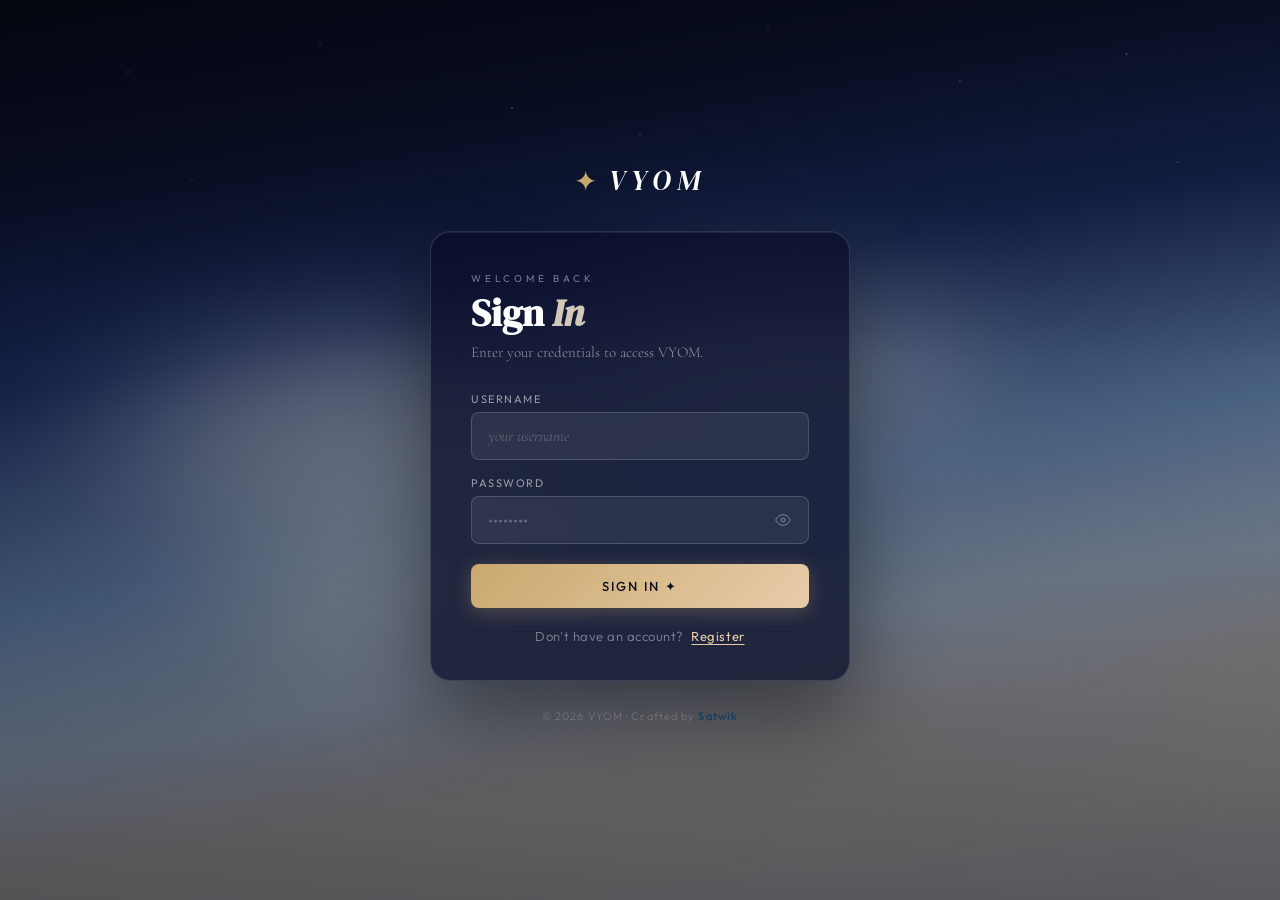
<file: index.html>
<!DOCTYPE html>
<html lang="en" data-theme="dark">
<head>
  <meta charset="UTF-8"/>
  <meta name="viewport" content="width=device-width, initial-scale=1.0, viewport-fit=cover"/>
  <title>VYOM — Beyond the Horizon</title>
  <link rel="stylesheet" href="style.css"/>
  <link rel="preconnect" href="https://fonts.googleapis.com">
  <link href="https://fonts.googleapis.com/css2?family=Cormorant+Garamond:ital,wght@0,300;0,400;0,600;1,300;1,400&family=Outfit:wght@200;300;400;500&family=DM+Serif+Display:ital@0;1&display=swap" rel="stylesheet">
</head>
<body>

  <!-- ── DEV MODE SPLASH ── -->
  <div class="dev-splash" id="devSplash">
    <div class="dev-splash-inner">
      <span class="dev-badge">Under Development</span>
      <h1>VYOM</h1>
      <p>This site is currently in <em>development mode</em>.<br/>Some features may be incomplete or change without notice.</p>
      <p class="dev-warn">By continuing you acknowledge this is a work in progress.</p>
      <button class="dev-enter-btn" id="devEnterBtn">
        Enter VYOM
        <svg viewBox="0 0 24 24" fill="none" width="16" height="16">
          <path d="M5 12h14M13 6l6 6-6 6" stroke="currentColor" stroke-width="1.5" stroke-linecap="round" stroke-linejoin="round"/>
        </svg>
      </button>
    </div>
  </div>

  <!-- ── INCOGNITO BANNER ── -->
  <div class="incognito-banner" id="incognitoBanner">
    <svg viewBox="0 0 24 24" fill="none" width="16" height="16">
      <path d="M17 11V7A5 5 0 0 0 7 7v4M5 11h14a2 2 0 0 1 2 2v7a2 2 0 0 1-2 2H5a2 2 0 0 1-2-2v-7a2 2 0 0 1 2-2z" stroke="currentColor" stroke-width="1.5" stroke-linecap="round"/>
    </svg>
    Incognito Mode — searches won't be saved
    <button id="exitIncognito">Exit</button>
  </div>

  <!-- ── SEARCH RESULTS IFRAME (Bing) ── -->
  <div class="search-results-wrap" id="searchResultsWrap">
    <div class="results-topbar">
      <button class="results-back-btn" id="resultsBackBtn">
        <svg viewBox="0 0 24 24" fill="none"><path d="M19 12H5M5 12l7-7M5 12l7 7" stroke="currentColor" stroke-width="1.5" stroke-linecap="round" stroke-linejoin="round"/></svg>
        VYOM
      </button>
      <div class="results-search-mini">
        <input type="text" id="resultsSearchInput" placeholder="Search again…"/>
        <button id="resultsSearchBtn">
          <svg viewBox="0 0 24 24" fill="none"><circle cx="11" cy="11" r="7" stroke="currentColor" stroke-width="1.5"/><path d="M20 20L16.5 16.5" stroke="currentColor" stroke-width="1.5" stroke-linecap="round"/></svg>
        </button>
      </div>
      <div class="results-engine-label">
        <img src="https://www.bing.com/favicon.ico" alt="" style="width:14px;height:14px;border-radius:2px;vertical-align:middle;margin-right:6px;"/>
        <span>Bing</span>
      </div>
    </div>
    <iframe class="results-iframe" id="resultsIframe" src="" title="Search Results" sandbox="allow-scripts allow-same-origin allow-forms allow-popups allow-popups-to-escape-sandbox"></iframe>
  </div>

  <!-- ── SKY ── -->
  <div class="sky">
    <div class="sky-gradient"></div>
    <div class="cloud cloud-1"></div>
    <div class="cloud cloud-2"></div>
    <div class="cloud cloud-3"></div>
    <div class="cloud cloud-4"></div>
    <div class="stars"></div>
  </div>

  <!-- ── NAV ── -->
  <nav class="nav">
    <div class="nav-logo"><span class="logo-symbol">✦</span></div>
    <ul class="nav-links">
      <li><a href="index.html" class="nav-active">Home</a></li>
      <li><a href="about.html">About</a></li>
      <li><a href="privacy.html">Privacy</a></li>
      <li><a href="faq.html">FAQ</a></li>
    </ul>
    <div class="nav-right">
      <!-- User chip — shown after login -->
      <div class="user-chip" id="userChip" style="display:none">
        <div class="user-avatar" id="userAvatar"></div>
        <span class="user-name" id="userName"></span>
        <div class="user-dropdown" id="userDropdown">
          <button class="user-dropdown-item logout" id="logoutBtn">Sign Out</button>
        </div>
      </div>
      <button class="nav-cta" id="getVyomPlusBtn">Get VYOM+</button>
      <button class="three-dot-btn" id="threeDotBtn" aria-label="More options">
        <span></span><span></span><span></span>
      </button>
      <!-- Hamburger (mobile only) -->
      <button class="hamburger" id="hamburgerBtn" aria-label="Menu">
        <span></span><span></span><span></span>
      </button>
    </div>
  </nav>

  <!-- ── 3-DOT DROPDOWN MENU ── -->
  <div class="dot-menu" id="dotMenu">
    <button class="dot-menu-item" id="menuNewTab">
      <svg viewBox="0 0 24 24" fill="none" width="15" height="15"><rect x="3" y="3" width="18" height="18" rx="2" stroke="currentColor" stroke-width="1.5"/><path d="M3 9h18" stroke="currentColor" stroke-width="1.5"/><path d="M9 21V9" stroke="currentColor" stroke-width="1.5"/></svg>
      New Tab
    </button>
    <button class="dot-menu-item" id="menuIncognito">
      <svg viewBox="0 0 24 24" fill="none" width="15" height="15"><path d="M17 11V7A5 5 0 0 0 7 7v4M5 11h14a2 2 0 0 1 2 2v7a2 2 0 0 1-2 2H5a2 2 0 0 1-2-2v-7a2 2 0 0 1 2-2z" stroke="currentColor" stroke-width="1.5" stroke-linecap="round"/></svg>
      Incognito Tab
    </button>
    <div class="dot-menu-divider"></div>
    <div class="dot-menu-theme">
      <span class="dot-menu-label">
        <svg viewBox="0 0 24 24" fill="none" width="15" height="15"><circle cx="12" cy="12" r="4" stroke="currentColor" stroke-width="1.5"/><path d="M12 2v2M12 20v2M4.22 4.22l1.42 1.42M18.36 18.36l1.42 1.42M2 12h2M20 12h2M4.22 19.78l1.42-1.42M18.36 5.64l1.42-1.42" stroke="currentColor" stroke-width="1.5" stroke-linecap="round"/></svg>
        Theme
      </span>
      <div class="theme-toggle" id="themeToggle">
        <button class="theme-opt active" data-theme="dark">Dark</button>
        <button class="theme-opt" data-theme="light">Light</button>
      </div>
    </div>
    <div class="dot-menu-divider"></div>
    <button class="dot-menu-item" id="menuHistory">
      <svg viewBox="0 0 24 24" fill="none" width="15" height="15"><circle cx="12" cy="12" r="9" stroke="currentColor" stroke-width="1.5"/><path d="M12 7v5l3 3" stroke="currentColor" stroke-width="1.5" stroke-linecap="round" stroke-linejoin="round"/></svg>
      History
    </button>
    <button class="dot-menu-item" id="menuBookmarks">
      <svg viewBox="0 0 24 24" fill="none" width="15" height="15"><path d="M19 21l-7-5-7 5V5a2 2 0 0 1 2-2h10a2 2 0 0 1 2 2z" stroke="currentColor" stroke-width="1.5" stroke-linecap="round" stroke-linejoin="round"/></svg>
      View Bookmarks
    </button>
    <button class="dot-menu-item" id="menuAddBookmark">
      <svg viewBox="0 0 24 24" fill="none" width="15" height="15"><path d="M19 21l-7-5-7 5V5a2 2 0 0 1 2-2h10a2 2 0 0 1 2 2z" stroke="currentColor" stroke-width="1.5" stroke-linecap="round" stroke-linejoin="round"/><path d="M12 8v6M9 11h6" stroke="currentColor" stroke-width="1.5" stroke-linecap="round"/></svg>
      Add Bookmark
    </button>
  </div>

  <!-- Mobile drawer -->
  <div class="mobile-nav-drawer" id="mobileDrawer">
    <div class="mobile-user-row" id="mobileUserRow" style="display:none">
      <div class="mobile-user-avatar" id="mobileUserAvatar"></div>
      <span class="mobile-user-name" id="mobileUserName"></span>
    </div>
    <hr id="mobileUserHr" style="display:none"/>
    <a href="index.html" class="nav-active">Home</a>
    <a href="about.html">About</a>
    <a href="privacy.html">Privacy</a>
    <a href="faq.html">FAQ</a>
    <hr/>
    <a href="#" id="mobileVyomPlusBtn" style="color:var(--gold);">Get VYOM+ ✦</a>
    <hr/>
    <a href="#" id="mobileNewTab">New Tab</a>
    <a href="#" id="mobileIncognito">Incognito Tab</a>
    <hr/>
    <a href="#" id="mobileHistory">History</a>
    <a href="#" id="mobileBookmarks">View Bookmarks</a>
    <a href="#" id="mobileAddBookmark">Add Bookmark</a>
    <hr id="mobileLogoutHr" style="display:none"/>
    <a href="#" id="mobileLogoutBtn" style="display:none;color:rgba(255,100,100,.7);">Sign Out</a>
  </div>

  <!-- ── HERO ── -->
  <main class="hero">
    <p class="hero-eyebrow">BEYOND THE HORIZON</p>
    <h1 class="hero-title">VYOM</h1>
    <p class="hero-sub">One browser. Every search engine.<br/>Your sky, your rules.</p>

    <div class="engine-bar">
      <div class="engine-tabs" id="engineTabs">
        <button class="engine-tab" data-engine="google" data-url="https://www.google.com/search?q=">
          <img src="https://www.google.com/favicon.ico" alt=""/>Google
        </button>
        <button class="engine-tab active" data-engine="bing" data-url="https://www.bing.com/search?q=" data-iframe="true">
          <img src="https://www.bing.com/favicon.ico" alt=""/>Bing
        </button>
        <button class="engine-tab" data-engine="duckduckgo" data-url="https://duckduckgo.com/?q=">
          <img src="https://duckduckgo.com/favicon.ico" alt=""/>DuckDuckGo
        </button>
        <button class="engine-tab" data-engine="brave" data-url="https://search.brave.com/search?q=">
          <img src="https://brave.com/favicon.ico" alt=""/>Brave
        </button>
        <button class="engine-tab" data-engine="yahoo" data-url="https://search.yahoo.com/search?p=">
          <img src="https://www.yahoo.com/favicon.ico" alt=""/>Yahoo
        </button>
        <button class="engine-tab" data-engine="ecosia" data-url="https://www.ecosia.org/search?q=">
          <img src="https://www.ecosia.org/favicon.ico" alt=""/>Ecosia
        </button>
      </div>
    </div>

    <form class="search-form" id="searchForm">
      <div class="search-box">
        <svg class="search-icon" viewBox="0 0 24 24" fill="none">
          <circle cx="11" cy="11" r="7" stroke="currentColor" stroke-width="1.5"/>
          <path d="M20 20L16.5 16.5" stroke="currentColor" stroke-width="1.5" stroke-linecap="round"/>
        </svg>
        <input type="text" id="searchInput" class="search-input"
          placeholder="Where do you want to go today?" autocomplete="off"/>
        <button type="submit" class="search-submit">
          <svg viewBox="0 0 24 24" fill="none">
            <path d="M5 12h14M13 6l6 6-6 6" stroke="currentColor" stroke-width="1.5" stroke-linecap="round" stroke-linejoin="round"/>
          </svg>
        </button>
      </div>
    </form>
  </main>

  <footer class="footer">
    <p>We believe the sky should be <em>limitless</em> — for every search, for everyone.</p>
    <span class="footer-credit">Crafted with ✦ by <strong>Satwik</strong></span>
    <span class="footer-copy">© 2026 VYOM</span>
  </footer>

  <!-- VYOM+ overlay -->
  <div class="plus-overlay" id="vyomPlusOverlay">
    <div class="plus-panel">
      <button class="plus-close" id="closePlusModal">✕</button>
      <div class="plus-sky"><div class="plus-cloud pc1"></div><div class="plus-cloud pc2"></div></div>
      <div class="plus-content">
        <p class="plus-eyebrow">VYOM+</p>
        <h2 class="plus-title">Your AI<br/><em>Co-Pilot</em></h2>
        <p class="plus-sub">Ask anything. Summarise any page.<br/>Get instant answers — without leaving the sky.</p>
        <div class="plus-notice">
          <svg viewBox="0 0 24 24" fill="none" width="14" height="14" style="flex-shrink:0;margin-top:1px">
            <circle cx="12" cy="12" r="9" stroke="currentColor" stroke-width="1.5"/>
            <path d="M12 8v4M12 16h.01" stroke="currentColor" stroke-width="1.5" stroke-linecap="round"/>
          </svg>
          <span>Powered by <strong>OpenAI GPT</strong> — a third-party service. Not developed or owned by VYOM or Satwik.</span>
        </div>
        <button class="plus-cta" id="closePlusBtn">Coming Soon ✦</button>
      </div>
    </div>
  </div>

  <!-- ── BOOKMARKS PANEL ── -->
  <div class="bm-overlay" id="bmOverlay">
    <div class="bm-panel">
      <div class="bm-header">
        <h3 class="bm-title">Bookmarks</h3>
        <button class="bm-close" id="bmClose">✕</button>
      </div>
      <div class="bm-list" id="bmList">
        <!-- filled by JS -->
      </div>
      <p class="bm-empty" id="bmEmpty">No bookmarks yet. Add one from the ⋯ menu.</p>
    </div>
  </div>

  <!-- ── ADD BOOKMARK PANEL ── -->
  <div class="bm-overlay" id="addBmOverlay">
    <div class="bm-panel">
      <div class="bm-header">
        <h3 class="bm-title">Add Bookmark</h3>
        <button class="bm-close" id="addBmClose">✕</button>
      </div>
      <div class="bm-form">
        <label>Title</label>
        <input type="text" id="bmTitle" placeholder="e.g. My Favourite Site"/>
        <label>URL</label>
        <input type="url" id="bmUrl" placeholder="https://example.com"/>
        <button class="bm-save-btn" id="bmSave">Save Bookmark</button>
        <p class="bm-status" id="bmStatus"></p>
      </div>
    </div>
  </div>

  <!-- ── HISTORY PANEL ── -->
  <div class="bm-overlay" id="historyOverlay">
    <div class="bm-panel">
      <div class="bm-header">
        <h3 class="bm-title">Search History</h3>
        <div style="display:flex;gap:8px;align-items:center;">
          <button class="bm-clear-btn" id="historyClear">Clear All</button>
          <button class="bm-close" id="historyClose">✕</button>
        </div>
      </div>
      <div class="bm-list" id="historyList"></div>
      <p class="bm-empty" id="historyEmpty">No search history yet.</p>
    </div>
  </div>

  <script src="script.js"></script>
</body>
</html>
</file>
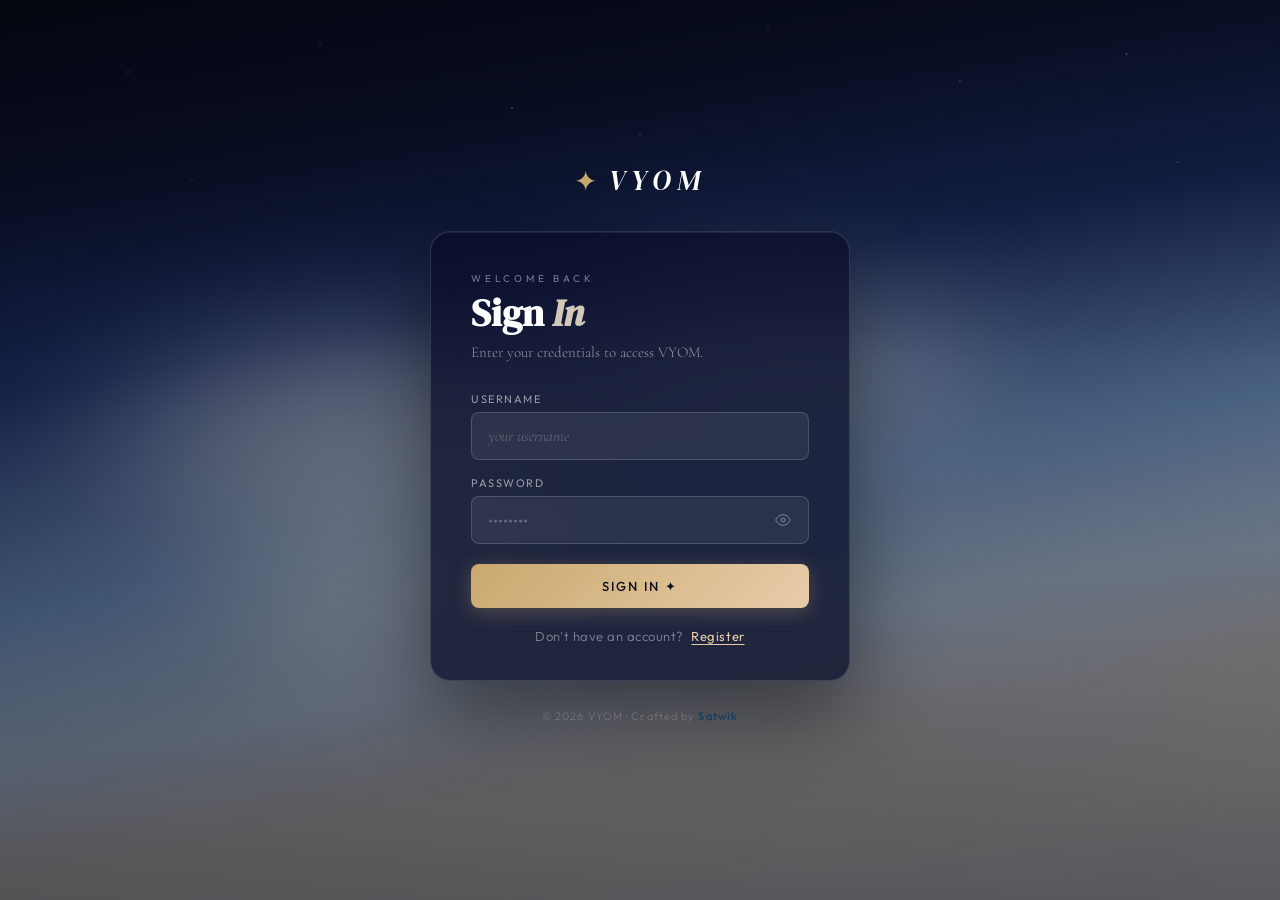
<file: about.html>
<!DOCTYPE html>
<html lang="en" data-theme="dark">
<head>
  <meta charset="UTF-8"/>
  <meta name="viewport" content="width=device-width, initial-scale=1.0, viewport-fit=cover"/>
  <title>VYOM — About</title>
  <link rel="stylesheet" href="style.css"/>
  <link rel="preconnect" href="https://fonts.googleapis.com">
  <link href="https://fonts.googleapis.com/css2?family=Cormorant+Garamond:ital,wght@0,300;0,400;0,600;1,300;1,400&family=Outfit:wght@200;300;400;500&family=DM+Serif+Display:ital@0;1&display=swap" rel="stylesheet">
</head>
<body>

  <div class="sky">
    <div class="sky-gradient"></div>
    <div class="cloud cloud-1"></div>
    <div class="cloud cloud-2"></div>
    <div class="cloud cloud-3"></div>
    <div class="cloud cloud-4"></div>
    <div class="stars"></div>
  </div>

  <nav class="nav">
    <div class="nav-logo"><span class="logo-symbol">✦</span></div>
    <ul class="nav-links">
      <li><a href="index.html">Home</a></li>
      <li><a href="about.html" class="nav-active">About</a></li>
      <li><a href="privacy.html">Privacy</a></li>
      <li><a href="faq.html">FAQ</a></li>
    </ul>
    <div class="nav-right">
      <button class="nav-cta" onclick="window.location='index.html'">Get VYOM+</button>
      <button class="hamburger" id="hamburgerBtn" aria-label="Menu">
        <span></span><span></span><span></span>
      </button>
    </div>
  </nav>

  <div class="mobile-nav-drawer" id="mobileDrawer">
    <a href="index.html">Home</a>
    <a href="about.html" class="nav-active">About</a>
    <a href="privacy.html">Privacy</a>
    <a href="faq.html">FAQ</a>
    <hr/>
    <a href="index.html" style="color:var(--gold);">Get VYOM+ ✦</a>
  </div>

  <main class="inner-page">

    <div class="page-header">
      <p class="hero-eyebrow">OUR STORY</p>
      <h1 class="page-title">About<br/><em>VYOM</em></h1>
      <p class="hero-sub">Where the sky meets the search.</p>
    </div>

    <div class="prose-section">
      <h2>What is VYOM <span class="gold-dot">✦</span></h2>
      <p>
        <strong>VYOM</strong> — derived from the Sanskrit word for <em>sky</em> — is a browser homepage built around a single, liberating idea: that you should never be locked into one way of searching the web. Most browsers quietly decide which search engine you use and make switching needlessly complicated. VYOM puts that choice front and centre, beautifully.
      </p>
      <p>
        At its heart, VYOM is a clean, distraction-free interface that lets you move between Google, Bing, DuckDuckGo, Brave, Yahoo and Ecosia with a single tap. No cluttered dashboards, no trackers dressed up as widgets — just the open horizon and a search bar waiting for your next question.
      </p>
    </div>

    <hr class="prose-divider"/>

    <div class="prose-section">
      <h2>Why it exists <span class="gold-dot">✦</span></h2>
      <p>
        The web has never been more accessible — yet ironically, the first thing most people see when they open a new tab is chosen for them by a corporation with its own interests. VYOM exists to push back against that quietly. Search is personal. The engine you trust with your curiosity should be <em>your</em> decision, made effortlessly.
      </p>
      <p>
        Beyond engine switching, VYOM is designed to be a calm, beautiful place to begin your time online. The sky aesthetic — deep midnight fading into a warm dawn — is intentional. It is a reminder that every search is a small act of exploration; every question, a flight into the unknown.
      </p>
      <div class="info-card">
        <svg viewBox="0 0 24 24" fill="none" width="15" height="15"><circle cx="12" cy="12" r="9" stroke="currentColor" stroke-width="1.5"/><path d="M12 8v4M12 16h.01" stroke="currentColor" stroke-width="1.5" stroke-linecap="round"/></svg>
        <span>VYOM does <strong>not</strong> store, log, or monetise your searches. Your queries go directly to whichever engine you choose — VYOM never sees them.</span>
      </div>
    </div>

    <hr class="prose-divider"/>

    <div class="prose-section">
      <h2>VYOM+ <span class="gold-dot">✦</span></h2>
      <p>
        Coming soon, <strong>VYOM+</strong> will bring an AI-powered assistant into the homepage — letting you ask questions in natural language, get summaries, and think through ideas without switching tabs. VYOM+ is powered by <strong>OpenAI GPT</strong>, a third-party service; it is not developed or owned by VYOM or Satwik. Full transparency about the technology powering the features you use is a core value of this project.
      </p>
    </div>

    <hr class="prose-divider"/>

    <div class="prose-section">
      <h2>The Creator <span class="gold-dot">✦</span></h2>
      <p>
        VYOM was conceived, designed and built by one person with a belief that the web deserves more elegant, user-respecting tools. Every pixel, every cloud animation, every typographic choice was made deliberately — not generated by committee or optimised for engagement metrics.
      </p>

      <div class="creator-card">
        <img src="pfp.jpeg" alt="Satwik" class="creator-pfp"
          onerror="this.style.display='none';this.nextElementSibling.style.display='flex'"/>
        <div class="creator-pfp-placeholder" style="display:none">S</div>
        <div class="creator-info">
          <h3>Satwik</h3>
          <p class="creator-role">Designer &amp; Developer · VYOM</p>
          <p>
            A developer with an eye for design and a frustration with the ordinary. Satwik built VYOM as a personal project that grew into something worth sharing — a browser start page that respects your intelligence, your time, and your right to choose. If you have feedback, questions, or just want to say hello, the FAQ page has a direct line.
          </p>
        </div>
      </div>
    </div>

  </main>

  <footer class="footer">
    <p>We believe the sky should be <em>limitless</em> — for every search, for everyone.</p>
    <span class="footer-credit">Crafted with ✦ by <strong>Satwik</strong></span>
    <span class="footer-copy">© 2026 VYOM</span>
  </footer>

  <script>
    // Auth guard
    if (!localStorage.getItem('vyom_user')) window.location.replace('login.html');
    // Apply saved theme on inner pages
    const t = localStorage.getItem('vyom_theme') || 'dark';
    document.documentElement.setAttribute('data-theme', t);
    // Hamburger
    const hb = document.getElementById('hamburgerBtn');
    const dr = document.getElementById('mobileDrawer');
    if (hb && dr) {
      hb.addEventListener('click', e => { e.stopPropagation(); dr.classList.toggle('open'); hb.classList.toggle('open'); });
      document.addEventListener('click', e => { if (!dr.contains(e.target) && e.target !== hb) { dr.classList.remove('open'); hb.classList.remove('open'); } });
    }
  </script>
</body>
</html>
</file>
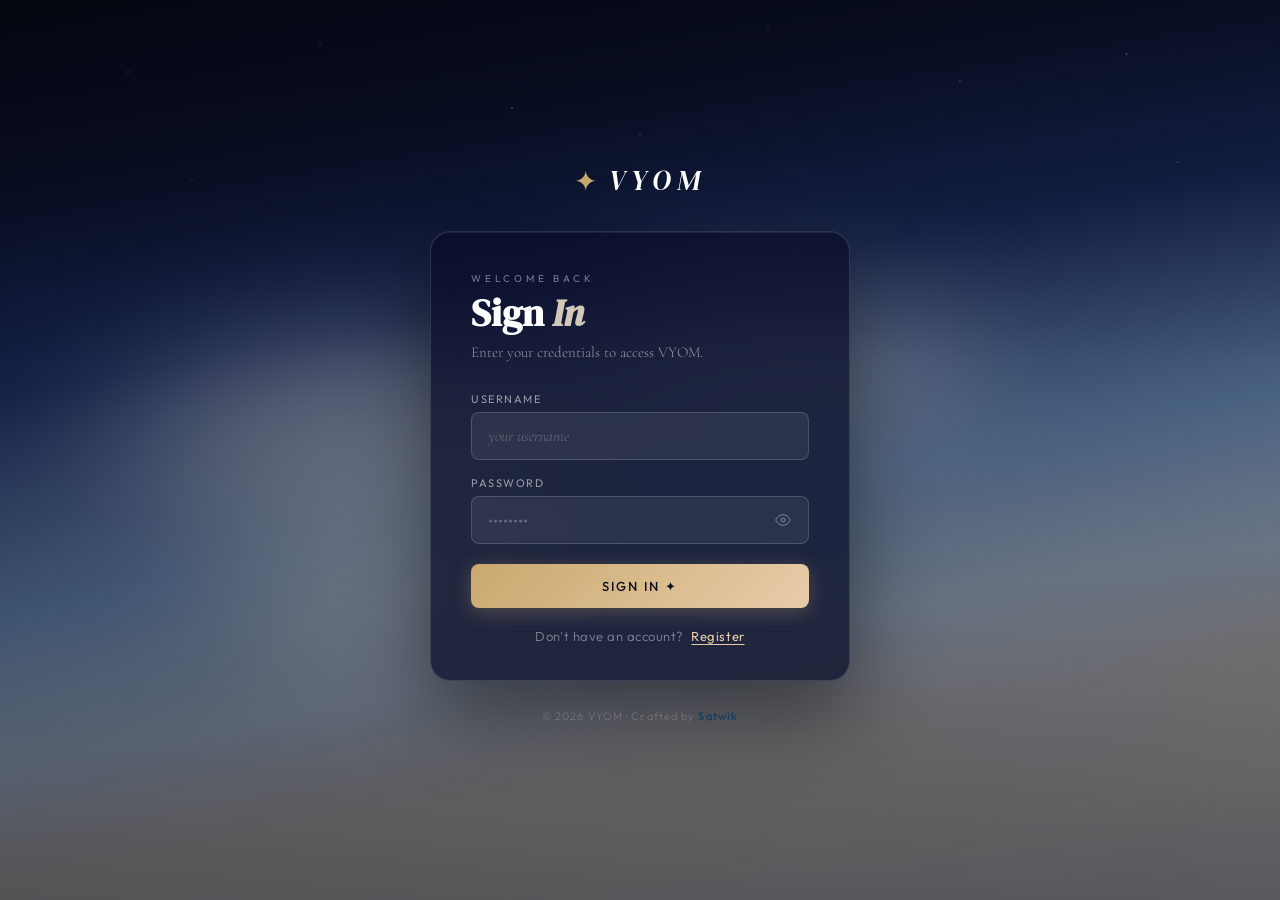
<file: login.html>
<!DOCTYPE html>
<html lang="en" data-theme="dark">
<head>
  <meta charset="UTF-8"/>
  <meta name="viewport" content="width=device-width, initial-scale=1.0, viewport-fit=cover"/>
  <title>VYOM — Sign In</title>
  <link rel="stylesheet" href="style.css"/>
  <link rel="preconnect" href="https://fonts.googleapis.com">
  <link href="https://fonts.googleapis.com/css2?family=Cormorant+Garamond:ital,wght@0,300;0,400;0,600;1,300;1,400&family=Outfit:wght@200;300;400;500&family=DM+Serif+Display:ital@0;1&display=swap" rel="stylesheet">
</head>
<body>

  <!-- Sky background -->
  <div class="sky">
    <div class="sky-gradient"></div>
    <div class="cloud cloud-1"></div>
    <div class="cloud cloud-2"></div>
    <div class="cloud cloud-3"></div>
    <div class="cloud cloud-4"></div>
    <div class="stars"></div>
  </div>

  <!-- Scrim -->
  <div class="login-scrim"></div>

  <main class="login-page">

    <!-- Logo -->
    <div class="login-logo">
      <span class="logo-symbol" style="font-size:28px;">✦</span>
      <span class="login-logo-text">VYOM</span>
    </div>

    <!-- Card -->
    <div class="login-card" id="loginCard">

      <!-- ── SIGN IN FORM ── -->
      <div class="login-form-wrap" id="signinWrap">
        <p class="login-eyebrow">WELCOME BACK</p>
        <h2 class="login-title">Sign <em>In</em></h2>
        <p class="login-sub">Enter your credentials to access VYOM.</p>

        <form id="signinForm" class="login-form" novalidate>
          <div class="login-field">
            <label for="siUsername">Username</label>
            <input type="text" id="siUsername" placeholder="your username" autocomplete="username" required/>
          </div>
          <div class="login-field">
            <label for="siPassword">Password</label>
            <div class="pw-wrap">
              <input type="password" id="siPassword" placeholder="••••••••" autocomplete="current-password" required/>
              <button type="button" class="pw-toggle" data-target="siPassword">
                <svg class="eye-show" viewBox="0 0 24 24" fill="none" width="16" height="16"><path d="M1 12s4-8 11-8 11 8 11 8-4 8-11 8-11-8-11-8z" stroke="currentColor" stroke-width="1.5"/><circle cx="12" cy="12" r="3" stroke="currentColor" stroke-width="1.5"/></svg>
                <svg class="eye-hide" viewBox="0 0 24 24" fill="none" width="16" height="16" style="display:none"><path d="M17.94 17.94A10.07 10.07 0 0 1 12 20c-7 0-11-8-11-8a18.45 18.45 0 0 1 5.06-5.94M9.9 4.24A9.12 9.12 0 0 1 12 4c7 0 11 8 11 8a18.5 18.5 0 0 1-2.16 3.19m-6.72-1.07a3 3 0 1 1-4.24-4.24" stroke="currentColor" stroke-width="1.5" stroke-linecap="round"/><line x1="1" y1="1" x2="23" y2="23" stroke="currentColor" stroke-width="1.5" stroke-linecap="round"/></svg>
              </button>
            </div>
          </div>
          <p class="login-error" id="siError"></p>
          <button type="submit" class="login-btn">Sign In ✦</button>
        </form>

        <p class="login-switch">
          Don't have an account?
          <button type="button" class="login-switch-btn" id="goRegister">Register</button>
        </p>
      </div>

      <!-- ── REGISTER FORM ── -->
      <div class="login-form-wrap" id="registerWrap" style="display:none">
        <p class="login-eyebrow">CREATE ACCOUNT</p>
        <h2 class="login-title">Join <em>VYOM</em></h2>
        <p class="login-sub">Create your free account to get started.</p>

        <form id="registerForm" class="login-form" novalidate>
          <div class="login-field">
            <label for="regUsername">Username</label>
            <input type="text" id="regUsername" placeholder="choose a username" autocomplete="username" required/>
          </div>
          <div class="login-field">
            <label for="regPassword">Password</label>
            <div class="pw-wrap">
              <input type="password" id="regPassword" placeholder="min 6 characters" autocomplete="new-password" required/>
              <button type="button" class="pw-toggle" data-target="regPassword">
                <svg class="eye-show" viewBox="0 0 24 24" fill="none" width="16" height="16"><path d="M1 12s4-8 11-8 11 8 11 8-4 8-11 8-11-8-11-8z" stroke="currentColor" stroke-width="1.5"/><circle cx="12" cy="12" r="3" stroke="currentColor" stroke-width="1.5"/></svg>
                <svg class="eye-hide" viewBox="0 0 24 24" fill="none" width="16" height="16" style="display:none"><path d="M17.94 17.94A10.07 10.07 0 0 1 12 20c-7 0-11-8-11-8a18.45 18.45 0 0 1 5.06-5.94M9.9 4.24A9.12 9.12 0 0 1 12 4c7 0 11 8 11 8a18.5 18.5 0 0 1-2.16 3.19m-6.72-1.07a3 3 0 1 1-4.24-4.24" stroke="currentColor" stroke-width="1.5" stroke-linecap="round"/><line x1="1" y1="1" x2="23" y2="23" stroke="currentColor" stroke-width="1.5" stroke-linecap="round"/></svg>
              </button>
            </div>
          </div>
          <div class="login-field">
            <label for="regConfirm">Confirm Password</label>
            <div class="pw-wrap">
              <input type="password" id="regConfirm" placeholder="repeat password" autocomplete="new-password" required/>
              <button type="button" class="pw-toggle" data-target="regConfirm">
                <svg class="eye-show" viewBox="0 0 24 24" fill="none" width="16" height="16"><path d="M1 12s4-8 11-8 11 8 11 8-4 8-11 8-11-8-11-8z" stroke="currentColor" stroke-width="1.5"/><circle cx="12" cy="12" r="3" stroke="currentColor" stroke-width="1.5"/></svg>
                <svg class="eye-hide" viewBox="0 0 24 24" fill="none" width="16" height="16" style="display:none"><path d="M17.94 17.94A10.07 10.07 0 0 1 12 20c-7 0-11-8-11-8a18.45 18.45 0 0 1 5.06-5.94M9.9 4.24A9.12 9.12 0 0 1 12 4c7 0 11 8 11 8a18.5 18.5 0 0 1-2.16 3.19m-6.72-1.07a3 3 0 1 1-4.24-4.24" stroke="currentColor" stroke-width="1.5" stroke-linecap="round"/><line x1="1" y1="1" x2="23" y2="23" stroke="currentColor" stroke-width="1.5" stroke-linecap="round"/></svg>
              </button>
            </div>
          </div>
          <p class="login-error" id="regError"></p>
          <button type="submit" class="login-btn">Create Account ✦</button>
        </form>

        <p class="login-switch">
          Already have an account?
          <button type="button" class="login-switch-btn" id="goSignin">Sign In</button>
        </p>
      </div>

    </div><!-- /login-card -->

    <p class="login-footer-note">© 2026 VYOM · Crafted by <strong>Satwik</strong></p>

  </main>

  <script>
    /* ── Apply saved theme ── */
    document.documentElement.setAttribute('data-theme', localStorage.getItem('vyom_theme') || 'dark');

    /* ── Redirect if already logged in ── */
    if (localStorage.getItem('vyom_user')) {
      window.location.replace('index.html');
    }

    /* ── Toggle sign in / register ── */
    document.getElementById('goRegister').addEventListener('click', () => {
      document.getElementById('signinWrap').style.display = 'none';
      document.getElementById('registerWrap').style.display = 'block';
    });
    document.getElementById('goSignin').addEventListener('click', () => {
      document.getElementById('registerWrap').style.display = 'none';
      document.getElementById('signinWrap').style.display = 'block';
    });

    /* ── Password show/hide ── */
    document.querySelectorAll('.pw-toggle').forEach(btn => {
      btn.addEventListener('click', () => {
        const input = document.getElementById(btn.dataset.target);
        const isHidden = input.type === 'password';
        input.type = isHidden ? 'text' : 'password';
        btn.querySelector('.eye-show').style.display = isHidden ? 'none' : '';
        btn.querySelector('.eye-hide').style.display = isHidden ? '' : 'none';
      });
    });

    /* ── Helpers ── */
    function getUsers() { try { return JSON.parse(localStorage.getItem('vyom_users') || '{}'); } catch { return {}; } }
    function saveUsers(u) { localStorage.setItem('vyom_users', JSON.stringify(u)); }

    function showError(id, msg) {
      const el = document.getElementById(id);
      el.textContent = msg;
      el.style.display = msg ? 'block' : 'none';
    }

    /* ── Register ── */
    document.getElementById('registerForm').addEventListener('submit', e => {
      e.preventDefault();
      const username = document.getElementById('regUsername').value.trim();
      const password = document.getElementById('regPassword').value;
      const confirm  = document.getElementById('regConfirm').value;

      if (!username || username.length < 3) { showError('regError', 'Username must be at least 3 characters.'); return; }
      if (/\s/.test(username)) { showError('regError', 'Username cannot contain spaces.'); return; }
      if (password.length < 6) { showError('regError', 'Password must be at least 6 characters.'); return; }
      if (password !== confirm) { showError('regError', 'Passwords do not match.'); return; }

      const users = getUsers();
      if (users[username.toLowerCase()]) { showError('regError', 'Username already taken. Please choose another.'); return; }

      /* Simple hash — not cryptographic but fine for client-side demo */
      users[username.toLowerCase()] = { username, passwordHash: btoa(password) };
      saveUsers(users);

      /* Auto sign in after register */
      localStorage.setItem('vyom_user', username);
      window.location.replace('index.html');
    });

    /* ── Sign In ── */
    document.getElementById('signinForm').addEventListener('submit', e => {
      e.preventDefault();
      const username = document.getElementById('siUsername').value.trim();
      const password = document.getElementById('siPassword').value;

      if (!username || !password) { showError('siError', 'Please fill in both fields.'); return; }

      const users = getUsers();
      const user  = users[username.toLowerCase()];
      if (!user) { showError('siError', 'No account found with that username.'); return; }
      if (user.passwordHash !== btoa(password)) { showError('siError', 'Incorrect password. Please try again.'); return; }

      localStorage.setItem('vyom_user', user.username);
      window.location.replace('index.html');
    });
  </script>
</body>
</html>
</file>
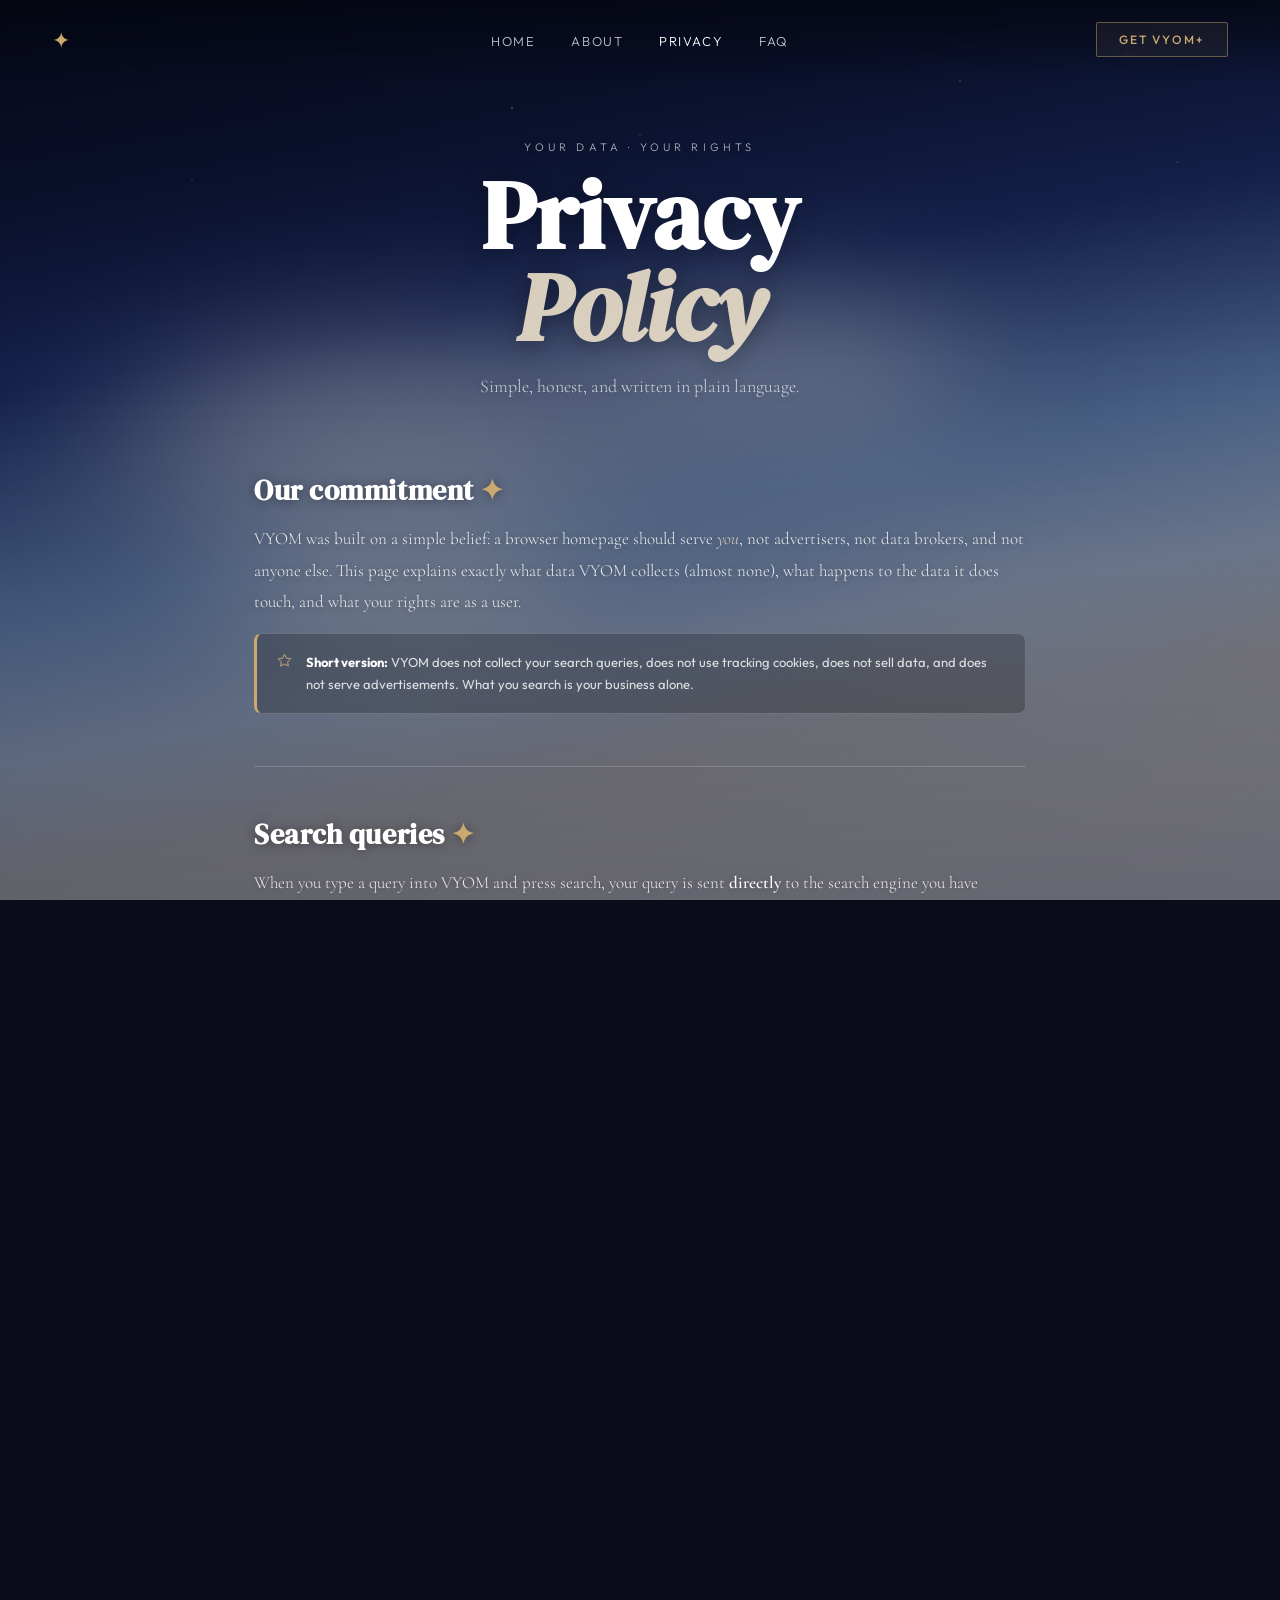
<file: privacy.html>
<!DOCTYPE html>
<html lang="en" data-theme="dark">
<head>
  <meta charset="UTF-8"/>
  <meta name="viewport" content="width=device-width, initial-scale=1.0, viewport-fit=cover"/>
  <title>VYOM — Privacy</title>
  <link rel="stylesheet" href="style.css"/>
  <link rel="preconnect" href="https://fonts.googleapis.com">
  <link href="https://fonts.googleapis.com/css2?family=Cormorant+Garamond:ital,wght@0,300;0,400;0,600;1,300;1,400&family=Outfit:wght@200;300;400;500&family=DM+Serif+Display:ital@0;1&display=swap" rel="stylesheet">
</head>
<body>

  <div class="sky">
    <div class="sky-gradient"></div>
    <div class="cloud cloud-1"></div>
    <div class="cloud cloud-2"></div>
    <div class="cloud cloud-3"></div>
    <div class="cloud cloud-4"></div>
    <div class="stars"></div>
  </div>

  <nav class="nav">
    <div class="nav-logo"><span class="logo-symbol">✦</span></div>
    <ul class="nav-links">
      <li><a href="index.html">Home</a></li>
      <li><a href="about.html">About</a></li>
      <li><a href="privacy.html" class="nav-active">Privacy</a></li>
      <li><a href="faq.html">FAQ</a></li>
    </ul>
    <div class="nav-right">
      <button class="nav-cta" onclick="window.location='index.html'">Get VYOM+</button>
      <button class="hamburger" id="hamburgerBtn" aria-label="Menu">
        <span></span><span></span><span></span>
      </button>
    </div>
  </nav>

  <div class="mobile-nav-drawer" id="mobileDrawer">
    <a href="index.html">Home</a>
    <a href="about.html">About</a>
    <a href="privacy.html" class="nav-active">Privacy</a>
    <a href="faq.html">FAQ</a>
    <hr/>
    <a href="index.html" style="color:var(--gold);">Get VYOM+ ✦</a>
  </div>

  <main class="inner-page">

    <div class="page-header">
      <p class="hero-eyebrow">YOUR DATA · YOUR RIGHTS</p>
      <h1 class="page-title">Privacy<br/><em>Policy</em></h1>
      <p class="hero-sub">Simple, honest, and written in plain language.</p>
    </div>

    <div class="prose-section">
      <h2>Our commitment <span class="gold-dot">✦</span></h2>
      <p>
        VYOM was built on a simple belief: a browser homepage should serve <em>you</em>, not advertisers, not data brokers, and not anyone else. This page explains exactly what data VYOM collects (almost none), what happens to the data it does touch, and what your rights are as a user.
      </p>
      <div class="info-card">
        <svg viewBox="0 0 24 24" fill="none" width="15" height="15"><path d="M12 2l3.09 6.26L22 9.27l-5 4.87 1.18 6.88L12 17.77l-6.18 3.25L7 14.14 2 9.27l6.91-1.01L12 2z" stroke="currentColor" stroke-width="1.5" stroke-linejoin="round"/></svg>
        <span><strong>Short version:</strong> VYOM does not collect your search queries, does not use tracking cookies, does not sell data, and does not serve advertisements. What you search is your business alone.</span>
      </div>
    </div>

    <hr class="prose-divider"/>

    <div class="prose-section">
      <h2>Search queries <span class="gold-dot">✦</span></h2>
      <p>
        When you type a query into VYOM and press search, your query is sent <strong>directly</strong> to the search engine you have selected — Google, Bing, DuckDuckGo, Brave, Yahoo, or Ecosia. VYOM acts purely as a launcher; it does not intercept, read, store, or transmit your query to any VYOM server, because <em>there is no VYOM server</em> in that path.
      </p>
      <p>
        Each search engine operates under its own privacy policy. If you are concerned about what a particular engine knows about you, choosing <strong>DuckDuckGo</strong> or <strong>Brave Search</strong> from the tab switcher offers significantly stronger privacy guarantees — neither links searches to a personal profile.
      </p>
    </div>

    <hr class="prose-divider"/>

    <div class="prose-section">
      <h2>Cookies &amp; local storage <span class="gold-dot">✦</span></h2>
      <p>
        VYOM does <strong>not</strong> set any tracking cookies. The browser's <code>localStorage</code> is used only to remember your theme preference, bookmarks, and search history — all of this data lives entirely on your own device and is never sent anywhere. You can clear it at any time from the History panel or your browser settings.
      </p>
    </div>

    <hr class="prose-divider"/>

    <div class="prose-section">
      <h2>Third-party services <span class="gold-dot">✦</span></h2>
      <p>
        VYOM loads Google Fonts (for typography) from Google's CDN. This means Google's servers receive a standard request for the font file, which may include your IP address and browser information — as is the case with any website that loads a resource from a third-party host. VYOM does not control what Google logs from that request.
      </p>
      <p>
        Favicon images for search engines are fetched from those engines' own domains. This is a lightweight, standard request and does not transmit any query or personal data.
      </p>
      <div class="info-card">
        <svg viewBox="0 0 24 24" fill="none" width="15" height="15"><circle cx="12" cy="12" r="9" stroke="currentColor" stroke-width="1.5"/><path d="M12 8v4M12 16h.01" stroke="currentColor" stroke-width="1.5" stroke-linecap="round"/></svg>
        <span><strong>VYOM+</strong> (when launched) will use <strong>OpenAI GPT</strong> as its AI backend — a third-party service with its own privacy policy. Use of VYOM+ will be explicitly opt-in, and you will be shown OpenAI's data handling terms before activating it.</span>
      </div>
    </div>

    <hr class="prose-divider"/>

    <div class="prose-section">
      <h2>Contact &amp; queries <span class="gold-dot">✦</span></h2>
      <p>
        When you use the FAQ contact form, your email address and message are passed to your <em>local mail client</em> via EmailJS directly to the creator's inbox. VYOM does not store this data beyond what EmailJS processes to deliver the message.
      </p>
    </div>

    <hr class="prose-divider"/>

    <div class="prose-section">
      <h2>Your rights <span class="gold-dot">✦</span></h2>
      <p>
        Because VYOM does not collect personal data on any server, there is nothing to request, correct, export, or delete from any VYOM database — such a database does not exist. If you have privacy concerns about a specific search engine's data practices, contact that engine directly.
      </p>
      <p>
        If you believe something on this page is inaccurate or have a specific privacy question, please reach out via the <a href="faq.html" style="color:var(--gold-light);text-underline-offset:3px;">FAQ page</a>.
      </p>
    </div>

    <hr class="prose-divider"/>

    <div class="prose-section">
      <h2>Changes to this policy <span class="gold-dot">✦</span></h2>
      <p>
        This policy reflects VYOM as it exists today. If the project evolves — particularly around VYOM+ — this page will be updated. VYOM will never introduce data collection silently; any meaningful change will be communicated clearly.
      </p>
      <p style="color:rgba(255,255,255,.35);font-size:14px;margin-top:8px;">Last updated: May 2026</p>
    </div>

  </main>

  <footer class="footer">
    <p>We believe the sky should be <em>limitless</em> — for every search, for everyone.</p>
    <span class="footer-credit">Crafted with ✦ by <strong>Satwik</strong></span>
    <span class="footer-copy">© 2026 VYOM</span>
  </footer>

  <script>
    const t = localStorage.getItem('vyom_theme') || 'dark';
    document.documentElement.setAttribute('data-theme', t);
    const hb = document.getElementById('hamburgerBtn');
    const dr = document.getElementById('mobileDrawer');
    if (hb && dr) {
      hb.addEventListener('click', e => { e.stopPropagation(); dr.classList.toggle('open'); hb.classList.toggle('open'); });
      document.addEventListener('click', e => { if (!dr.contains(e.target) && e.target !== hb) { dr.classList.remove('open'); hb.classList.remove('open'); } });
    }
  </script>
</body>
</html>
</file>
<file: style.css>
/* ── VYOM — shared style.css ── */

*, *::before, *::after { box-sizing: border-box; margin: 0; padding: 0; }

:root {
  --gold:          #c9a96e;
  --gold-light:    #e8ccaa;
  --gold-dark:     #9a7a45;
  --prussian:      #003153;
  --prussian-light:#1a4f78;
  --white:         #ffffff;
  --text-dark:     #0d0f1e;
  --font-display:  'DM Serif Display', serif;
  --font-serif:    'Cormorant Garamond', serif;
  --font-sans:     'Outfit', sans-serif;
}

html, body { height: 100%; overflow-x: hidden; }
body { font-family: var(--font-sans); background: #0a0c1a; color: var(--white); min-height: 100vh; position: relative; }

/* ── SKY ── */
.sky { position: fixed; inset: 0; z-index: 0; overflow: hidden; }
.sky-gradient {
  position: absolute; inset: 0;
  background: linear-gradient(170deg,
    #04060f 0%, #0d1535 18%, #1f3470 35%,
    #7fa8d8 55%, #c9ddf5 68%, #e5e0d8 78%,
    #f0ebe3 88%, #f7f3ef 100%);
}
.cloud { position: absolute; border-radius: 50%; filter: blur(60px); opacity: 0.55; }
.cloud-1 { width:700px;height:300px;background:radial-gradient(ellipse,#fff 30%,transparent 70%);top:50%;left:30%;transform:translate(-50%,-50%);animation:drift1 18s ease-in-out infinite alternate; }
.cloud-2 { width:500px;height:220px;background:radial-gradient(ellipse,#e8eef8 40%,transparent 70%);top:42%;left:60%;transform:translate(-50%,-50%);animation:drift2 22s ease-in-out infinite alternate; }
.cloud-3 { width:400px;height:180px;background:radial-gradient(ellipse,#fff 50%,transparent 70%);top:58%;left:15%;animation:drift1 26s ease-in-out infinite alternate-reverse; }
.cloud-4 { width:350px;height:150px;background:radial-gradient(ellipse,#dce8f5 50%,transparent 70%);top:65%;right:5%;animation:drift2 20s ease-in-out infinite alternate; }
@keyframes drift1 { from{transform:translate(-50%,-50%) translateX(-30px);}to{transform:translate(-50%,-50%) translateX(30px);} }
@keyframes drift2 { from{transform:translate(-50%,-50%) translateX(20px) translateY(-10px);}to{transform:translate(-50%,-50%) translateX(-20px) translateY(10px);} }
.stars {
  position:absolute;inset:0;pointer-events:none;
  background-image:
    radial-gradient(1px 1px at 10% 8%,rgba(255,255,255,.9) 0%,transparent 100%),
    radial-gradient(1px 1px at 25% 5%,rgba(255,255,255,.7) 0%,transparent 100%),
    radial-gradient(1.5px 1.5px at 40% 12%,rgba(255,255,255,.8) 0%,transparent 100%),
    radial-gradient(1px 1px at 60% 3%,rgba(255,255,255,.6) 0%,transparent 100%),
    radial-gradient(1px 1px at 75% 9%,rgba(255,255,255,.9) 0%,transparent 100%),
    radial-gradient(1.5px 1.5px at 88% 6%,rgba(255,255,255,.7) 0%,transparent 100%),
    radial-gradient(1px 1px at 15% 20%,rgba(255,255,255,.5) 0%,transparent 100%),
    radial-gradient(1px 1px at 50% 15%,rgba(255,255,255,.6) 0%,transparent 100%),
    radial-gradient(1px 1px at 92% 18%,rgba(255,255,255,.8) 0%,transparent 100%);
}

/* ── NAV ── */
.nav {
  position:fixed;top:0;left:0;right:0;z-index:100;
  display:grid;
  grid-template-columns: 1fr auto 1fr;
  align-items:center;
  padding:22px 52px;
  background:linear-gradient(to bottom,rgba(4,6,15,.7) 0%,transparent 100%);
  backdrop-filter:blur(2px);
}
.nav-logo { display:flex;align-items:center;justify-content:flex-start; }
.logo-symbol { font-size:22px;color:var(--gold);animation:spin 8s linear infinite;display:inline-block; }
@keyframes spin { from{transform:rotate(0deg);}to{transform:rotate(360deg);} }
.nav-links { display:flex;gap:36px;list-style:none;justify-content:center; }
.nav-links a {
  font-family:var(--font-sans);font-weight:300;font-size:13px;
  letter-spacing:.12em;color:rgba(255,255,255,.75);text-decoration:none;
  text-transform:uppercase;transition:color .25s;
}
.nav-links a:hover, .nav-links a.nav-active { color:var(--white); }

/* right-side cluster */
.nav-right {
  display:flex;align-items:center;gap:10px;
  justify-content:flex-end;
}
.nav-cta {
  font-family:var(--font-sans);font-size:12px;font-weight:500;
  letter-spacing:.18em;text-transform:uppercase;
  color:var(--gold);border:1px solid rgba(201,169,110,.45);
  background:rgba(201,169,110,.08);padding:9px 22px;border-radius:2px;
  cursor:pointer;transition:all .25s;white-space:nowrap;
}
.nav-cta:hover { background:rgba(201,169,110,.18);border-color:var(--gold); }

/* 3-dot button */
.three-dot-btn {
  display:flex;flex-direction:column;justify-content:center;align-items:center;gap:3.5px;
  width:34px;height:34px;border-radius:50%;cursor:pointer;
  background:rgba(255,255,255,.07);border:1px solid rgba(255,255,255,.14);
  transition:background .2s;flex-shrink:0;
}
.three-dot-btn:hover { background:rgba(255,255,255,.15); }
.three-dot-btn span {
  display:block;width:4px;height:4px;border-radius:50%;
  background:rgba(255,255,255,.8);
}

/* ── HERO (index) ── */
.hero {
  position:relative;z-index:10;
  display:flex;flex-direction:column;align-items:center;justify-content:center;
  min-height:100vh;padding:120px 24px 80px;text-align:center;
}
.hero-eyebrow {
  font-family:var(--font-sans);font-size:11px;font-weight:300;
  letter-spacing:.38em;text-transform:uppercase;
  color:rgba(255,255,255,.8);margin-bottom:16px;
  animation:fadeUp 1s ease both .1s;
  text-shadow:0 1px 8px rgba(0,0,0,.35);
}
.hero-title {
  font-family:var(--font-display);
  font-size:clamp(96px,16vw,200px);
  line-height:.9;letter-spacing:.04em;color:var(--white);
  margin-bottom:24px;animation:fadeUp 1s ease both .25s;
  text-shadow:0 4px 60px rgba(0,0,0,.4), 0 2px 12px rgba(0,0,0,.35);
}
.hero-sub {
  font-family:var(--font-serif);font-size:18px;font-weight:300;
  line-height:1.6;color:rgba(255,255,255,.92);margin-bottom:42px;
  animation:fadeUp 1s ease both .4s;
  text-shadow:0 1px 10px rgba(0,0,0,.35);
}

/* Dark scrim behind search area so it never fades into light sky */
.hero::before {
  content:'';
  position:fixed;inset:0;z-index:-1;
  background:linear-gradient(
    to bottom,
    rgba(4,6,15,.45)   0%,
    rgba(4,6,15,.38)  35%,
    rgba(4,6,15,.44)  65%,
    rgba(4,6,15,.58) 100%
  );
  pointer-events:none;
}

/* Engine Switcher */
.engine-bar { animation:fadeUp 1s ease both .5s;margin-bottom:16px; }
.engine-tabs {
  display:flex;flex-wrap:wrap;justify-content:center;gap:6px;
  padding:8px;
  background:rgba(0,0,0,.28);
  border:1px solid rgba(255,255,255,.2);border-radius:50px;
  backdrop-filter:blur(16px);
}
.engine-tab {
  display:flex;align-items:center;gap:6px;
  padding:7px 16px;border-radius:50px;border:none;
  background:transparent;color:rgba(255,255,255,.78);
  font-family:var(--font-sans);font-size:12.5px;font-weight:300;
  letter-spacing:.04em;cursor:pointer;transition:all .22s;
  text-shadow:0 1px 4px rgba(0,0,0,.3);
}
.engine-tab img { width:14px;height:14px;border-radius:2px;object-fit:contain; }
.engine-tab:hover { color:#fff;background:rgba(255,255,255,.12); }
.engine-tab.active {
  background:rgba(255,255,255,.18);color:#fff;
  box-shadow:0 0 0 1px rgba(255,255,255,.28) inset;
}

/* Search */
.search-form { width:100%;max-width:640px;animation:fadeUp 1s ease both .62s; }
.search-box {
  display:flex;align-items:center;
  background:rgba(0,0,0,.32);
  border:1px solid rgba(255,255,255,.35);
  border-radius:8px;
  backdrop-filter:blur(24px);overflow:hidden;
  transition:border-color .25s,box-shadow .25s;
  box-shadow:0 4px 32px rgba(0,0,0,.25);
}
.search-box:focus-within {
  border-color:rgba(201,169,110,.75);
  box-shadow:0 0 0 3px rgba(201,169,110,.15),0 8px 40px rgba(0,0,0,.35);
}
.search-icon { flex-shrink:0;width:18px;height:18px;color:rgba(255,255,255,.7);margin:0 16px; }
.search-input {
  flex:1;background:none;border:none;outline:none;
  font-family: var(--font-serif), 'Apple Color Emoji', 'Segoe UI Emoji', 'Noto Color Emoji', sans-serif;
  font-size:17px;font-weight:300;
  color:#ffffff;padding:17px 0;letter-spacing:.02em;
}
.search-input::placeholder { color:rgba(255,255,255,.55);font-style:italic; }
.search-submit {
  flex-shrink:0;width:52px;height:54px;
  background:var(--gold);
  border:none;cursor:pointer;border-radius:0;
  margin-right:0;
  display:flex;align-items:center;justify-content:center;
  transition:background .2s;
}
.search-submit:hover { background:var(--gold-light); }
.search-submit svg { width:18px;height:18px;color:var(--text-dark); }

/* ── FOOTER ── */
.footer {
  position:relative;z-index:10;text-align:center;padding:24px 24px 36px;
  background:linear-gradient(to top,rgba(4,6,15,.65) 0%,transparent 100%);
}
.footer p { font-family:var(--font-serif);font-size:15px;font-weight:300;color:rgba(255,255,255,.75);letter-spacing:.04em;text-shadow:0 1px 6px rgba(0,0,0,.3); }
.footer p em { font-style:italic;color:rgba(255,255,255,.9); }
.footer-credit {
  display:block;margin-top:10px;font-family:var(--font-sans);font-size:13px;
  font-weight:300;color:rgba(255,255,255,.75);letter-spacing:.08em;
}
/* Prussian blue for Satwik name */
.footer-credit strong {
  font-weight:600;
  color:var(--white-fade);
  font-family:var(--font-display);font-style:italic;font-size:15px;
  text-shadow:0 0 18px rgba(26,79,120,.7),0 1px 6px rgba(0,0,0,.4);
}
.footer-copy { display:block;margin-top:6px;font-size:11px;letter-spacing:.2em;text-transform:uppercase;color:rgba(255,255,255,.45); }

/* ── ANIMATIONS ── */
@keyframes fadeUp { from{opacity:0;transform:translateY(24px);}to{opacity:1;transform:translateY(0);} }
@keyframes shake { 0%,100%{transform:translateX(0)}20%{transform:translateX(-6px)}40%{transform:translateX(6px)}60%{transform:translateX(-4px)}80%{transform:translateX(4px)} }

/* ━━━━━━━━━━━━━━━━━━━━━━━━━━━━━━━━━━━━━━━━━━━
   VYOM+ OVERLAY
━━━━━━━━━━━━━━━━━━━━━━━━━━━━━━━━━━━━━━━━━━━ */
.plus-overlay {
  position:fixed;inset:0;z-index:200;
  display:flex;align-items:center;justify-content:center;
  opacity:0;pointer-events:none;transition:opacity .35s ease;
  backdrop-filter:blur(14px);background:rgba(180,210,240,.18);
}
.plus-overlay.active { opacity:1;pointer-events:all; }
.plus-panel {
  position:relative;overflow:hidden;width:min(540px,92vw);border-radius:20px;
  background:linear-gradient(145deg,rgba(220,235,255,.55) 0%,rgba(200,220,250,.40) 50%,rgba(235,228,210,.45) 100%);
  border:1px solid rgba(255,255,255,.55);
  box-shadow:0 24px 80px rgba(20,40,100,.18),0 2px 0 rgba(255,255,255,.6) inset;
  backdrop-filter:blur(28px);animation:panelIn .4s cubic-bezier(.22,1,.36,1) both;
}
@keyframes panelIn { from{transform:translateY(28px) scale(.96);opacity:0;}to{transform:none;opacity:1;} }
.plus-sky { position:absolute;inset:0;pointer-events:none;overflow:hidden; }
.plus-cloud { position:absolute;border-radius:50%;filter:blur(55px);opacity:.5; }
.pc1 { width:340px;height:200px;background:radial-gradient(ellipse,rgba(255,255,255,.8) 0%,transparent 70%);top:-60px;left:-40px; }
.pc2 { width:260px;height:160px;background:radial-gradient(ellipse,rgba(201,169,110,.25) 0%,transparent 70%);bottom:-30px;right:-20px; }
.plus-close {
  position:absolute;top:18px;right:18px;z-index:2;
  background:rgba(255,255,255,.35);border:1px solid rgba(255,255,255,.5);
  color:rgba(30,40,80,.6);width:32px;height:32px;border-radius:50%;
  font-size:13px;cursor:pointer;display:flex;align-items:center;justify-content:center;transition:all .2s;
}
.plus-close:hover { background:rgba(255,255,255,.6);color:rgba(30,40,80,1); }
.plus-content { position:relative;z-index:1;padding:52px 48px 44px;text-align:center; }
.plus-eyebrow { font-family:var(--font-sans);font-size:11px;font-weight:400;letter-spacing:.38em;text-transform:uppercase;color:var(--gold-dark);margin-bottom:18px; }
.plus-title { font-family:var(--font-display);font-size:clamp(42px,7vw,64px);line-height:.95;color:#1a2550;margin-bottom:18px; }
.plus-title em { color:var(--gold-dark);font-style:italic; }
.plus-sub { font-family:var(--font-serif);font-size:17px;font-weight:300;line-height:1.65;color:rgba(25,40,90,.7);margin-bottom:30px; }
.plus-notice {
  display:flex;gap:10px;align-items:flex-start;text-align:left;
  background:rgba(255,255,255,.35);border:1px solid rgba(255,255,255,.5);
  border-left:3px solid var(--gold);border-radius:8px;padding:13px 16px;
  font-family:var(--font-sans);font-size:12px;color:rgba(25,40,90,.65);line-height:1.6;margin-bottom:30px;
}
.plus-notice svg { color:var(--gold-dark);margin-top:1px; }
.plus-notice strong { color:rgba(25,40,90,.9); }
.plus-cta {
  width:100%;padding:15px;
  background:linear-gradient(135deg,var(--gold) 0%,var(--gold-light) 100%);
  color:var(--text-dark);font-family:var(--font-sans);font-size:13px;font-weight:500;
  letter-spacing:.14em;text-transform:uppercase;border:none;border-radius:6px;cursor:pointer;
  box-shadow:0 4px 20px rgba(201,169,110,.35);transition:all .25s;
}
.plus-cta:hover { transform:translateY(-2px);box-shadow:0 8px 28px rgba(201,169,110,.45); }

/* ━━━━━━━━━━━━━━━━━━━━━━━━━━━━━━━━━━━━━━━━━━━
   INNER PAGES (FAQ / ABOUT / PRIVACY)
   Text uses deep navy so it's readable on
   BOTH the dark sky top AND light dawn bottom.
   A frosted backdrop sits behind the content.
━━━━━━━━━━━━━━━━━━━━━━━━━━━━━━━━━━━━━━━━━━━ */
.inner-page {
  position:relative;z-index:10;
  padding:140px 24px 80px;
  max-width:820px;margin:0 auto;
}

/* Frosted card wraps all readable content so it
   never fights the sky behind it */
.inner-page::before {
  content:'';
  position:fixed;inset:0;z-index:-1;
  background:linear-gradient(
    to bottom,
    rgba(8,12,32,.55)  0%,
    rgba(8,12,32,.45) 40%,
    rgba(8,12,32,.52) 70%,
    rgba(8,12,32,.60) 100%
  );
  pointer-events:none;
}

.page-header { text-align:center;margin-bottom:70px; }
.page-title {
  font-family:var(--font-display);font-size:clamp(52px,8vw,96px);
  line-height:.95;color:var(--white);margin-bottom:20px;
  animation:fadeUp 1s ease both .2s;
  text-shadow:0 2px 24px rgba(0,0,0,.35);
}
.page-title em { color:rgba(232,220,200,.92);font-style:italic; }

/* eyebrow on inner pages */
.inner-page .hero-eyebrow {
  color:rgba(255,255,255,.65);
  text-shadow:0 1px 8px rgba(0,0,0,.3);
}
.inner-page .hero-sub {
  color:rgba(255,255,255,.72);
  text-shadow:0 1px 8px rgba(0,0,0,.25);
}

/* ── prose sections ── */
.prose-section { margin-bottom:52px;animation:fadeUp 1s ease both; }
.prose-section h2 {
  font-family:var(--font-display);font-size:28px;
  color:#ffffff;
  text-shadow:0 1px 12px rgba(0,0,0,.4);
  margin-bottom:14px;letter-spacing:.02em;
}
.prose-section h2 .gold-dot { color:var(--gold); }
.prose-section p {
  font-family:var(--font-serif);font-size:17px;font-weight:300;
  line-height:1.85;
  color:rgba(255,255,255,.88);
  text-shadow:0 1px 6px rgba(0,0,0,.3);
  margin-bottom:12px;
}
.prose-section p em { font-style:italic;color:rgba(232,220,200,.95); }
.prose-section p strong { font-weight:600;color:#ffffff; }
.prose-section p a { color:var(--gold-light);text-underline-offset:3px; }
/* small muted dates etc */
.prose-section p[style*="rgba(255,255,255,.35)"] {
  color:rgba(255,255,255,.55) !important;
}
.prose-divider {
  border:none;border-top:1px solid rgba(255,255,255,.18);margin:48px 0;
}

/* highlight card */
.info-card {
  display:flex;gap:14px;align-items:flex-start;
  background:rgba(0,0,0,.22);
  border:1px solid rgba(255,255,255,.18);
  border-left:3px solid var(--gold);border-radius:8px;
  padding:18px 20px;margin-top:16px;
  font-family:var(--font-sans);font-size:13px;
  color:rgba(255,255,255,.82);line-height:1.65;
}
.info-card svg { color:var(--gold);flex-shrink:0;margin-top:1px; }
.info-card strong { color:#ffffff; }

/* ── About creator card ── */
.creator-card {
  display:flex;gap:36px;align-items:center;
  background:rgba(0,0,0,.25);
  border:1px solid rgba(255,255,255,.18);
  border-radius:16px;padding:36px 40px;margin-top:20px;
  backdrop-filter:blur(8px);
}
.creator-pfp {
  flex-shrink:0;
  width:110px;height:110px;border-radius:50%;
  object-fit:cover;
  border:2px solid rgba(255,255,255,.3);
  box-shadow:0 4px 24px rgba(0,0,0,.4);
  background:rgba(255,255,255,.08);
}
.creator-pfp-placeholder {
  flex-shrink:0;
  width:110px;height:110px;border-radius:50%;
  background:linear-gradient(135deg,rgba(0,49,83,.8),rgba(26,79,120,.6));
  border:2px solid rgba(255,255,255,.25);
  display:flex;align-items:center;justify-content:center;
  font-family:var(--font-display);font-size:38px;font-style:italic;
  color:rgba(255,255,255,.7);
  box-shadow:0 4px 24px rgba(0,0,0,.4);
}
.creator-info h3 {
  font-family:var(--font-display);font-size:28px;
  color:#7eb8e0;font-style:italic;margin-bottom:6px;
  text-shadow:0 1px 8px rgba(0,0,0,.3);
}
.creator-info .creator-role {
  font-family:var(--font-sans);font-size:11px;font-weight:300;
  letter-spacing:.22em;text-transform:uppercase;
  color:rgba(255,255,255,.6);margin-bottom:14px;
}
.creator-info p {
  font-family:var(--font-serif);font-size:16px;font-weight:300;
  line-height:1.75;color:rgba(255,255,255,.85);
  text-shadow:0 1px 6px rgba(0,0,0,.25);
}

/* ── FAQ accordion ── */
.faq-accordion { margin-bottom:80px; }
.faq-item {
  border-bottom:1px solid rgba(255,255,255,.18);overflow:hidden;
  background:rgba(0,0,0,.15);
  backdrop-filter:blur(4px);
}
.faq-item:first-child { border-top:1px solid rgba(255,255,255,.18); }
.faq-q {
  width:100%;display:flex;justify-content:space-between;align-items:center;
  background:none;border:none;font-family:var(--font-serif);font-size:20px;
  font-weight:400;color:#ffffff;
  padding:22px 12px;cursor:pointer;text-align:left;letter-spacing:.02em;
  transition:color .2s;text-shadow:0 1px 8px rgba(0,0,0,.3);
}
.faq-q:hover { color:rgba(232,220,200,1); }
.faq-arrow { font-size:18px;color:var(--gold);flex-shrink:0;margin-left:16px;transition:transform .3s ease;display:inline-block; }
.faq-item.open .faq-arrow { transform:rotate(180deg); }
.faq-a { max-height:0;overflow:hidden;transition:max-height .4s ease,padding .3s ease;padding:0 12px; }
.faq-item.open .faq-a { max-height:300px;padding:0 12px 22px; }
.faq-a p {
  font-family:var(--font-serif);font-size:16px;font-weight:300;
  line-height:1.75;color:rgba(255,255,255,.88);
  text-shadow:0 1px 6px rgba(0,0,0,.25);
}
.faq-a p strong { color:#ffffff;font-weight:600; }
.faq-a p em { font-style:italic;color:rgba(232,220,200,.95); }
.faq-a p a { color:var(--gold-light);text-underline-offset:3px; }
.faq-a kbd {
  display:inline-block;background:rgba(0,0,0,.25);border:1px solid rgba(255,255,255,.25);
  border-radius:4px;padding:1px 8px;font-family:var(--font-sans);font-size:13px;
  color:#ffffff;letter-spacing:.05em;
}

/* ── Contact form ── */
.contact-section { text-align:center; }
.contact-inner { display:inline-block;width:100%;max-width:600px;text-align:left; }
.contact-title {
  font-family:var(--font-display);font-size:clamp(36px,5vw,58px);
  line-height:.95;color:#ffffff;margin-bottom:12px;
  text-shadow:0 2px 16px rgba(0,0,0,.3);
}
.contact-title em { color:rgba(232,220,200,.95);font-style:italic; }
.contact-form { display:flex;flex-direction:column;gap:14px; }
.cf-field { display:flex;flex-direction:column;gap:7px;flex:1; }
.cf-field label {
  font-family:var(--font-sans);font-size:11px;font-weight:400;
  letter-spacing:.14em;text-transform:uppercase;
  color:rgba(255,255,255,.7);
  text-shadow:0 1px 4px rgba(0,0,0,.2);
}
.cf-field input, .cf-field textarea {
  background:rgba(0,0,0,.22);border:1px solid rgba(255,255,255,.22);
  border-radius:6px;color:#ffffff;padding:14px 16px;
  font-family:var(--font-serif);font-size:16px;font-weight:300;
  outline:none;resize:vertical;transition:border-color .2s,box-shadow .2s;
}
.cf-field input:focus, .cf-field textarea:focus { border-color:rgba(201,169,110,.65);box-shadow:0 0 0 3px rgba(201,169,110,.12); }
.cf-field input::placeholder, .cf-field textarea::placeholder { color:rgba(255,255,255,.4);font-style:italic; }
.cf-submit {
  display:flex;align-items:center;justify-content:center;gap:10px;
  margin-top:6px;padding:16px 32px;
  background:linear-gradient(135deg,var(--gold) 0%,var(--gold-light) 100%);
  color:var(--text-dark);font-family:var(--font-sans);font-size:13px;font-weight:500;
  letter-spacing:.14em;text-transform:uppercase;border:none;border-radius:6px;
  cursor:pointer;box-shadow:0 4px 20px rgba(201,169,110,.3);transition:all .25s;
}
.cf-submit:hover { transform:translateY(-2px);box-shadow:0 8px 28px rgba(201,169,110,.4); }
.cf-status { font-family:var(--font-sans);font-size:12.5px;text-align:center;letter-spacing:.04em;color:rgba(255,255,255,.5);min-height:20px; }
.cf-status.success { color:#7ecba1; }
.cf-status.error   { color:#e07070; }

/* ━━━━━━━━━━━━━━━━━━━━━━━━━━━━━━━━━━━━━━━━━━━
   DEV MODE SPLASH
━━━━━━━━━━━━━━━━━━━━━━━━━━━━━━━━━━━━━━━━━━━ */
.dev-splash {
  position:fixed;inset:0;z-index:999;
  display:flex;align-items:center;justify-content:center;
  background:linear-gradient(170deg,#04060f 0%,#0d1535 30%,#1f3470 60%,#7fa8d8 100%);
  flex-direction:column;text-align:center;padding:32px;
  animation:none;
}
.dev-splash-inner {
  max-width:480px;
  background:rgba(255,255,255,.06);
  border:1px solid rgba(255,255,255,.14);
  border-radius:18px;padding:48px 40px 40px;
  backdrop-filter:blur(20px);
  box-shadow:0 24px 80px rgba(0,0,0,.4);
}
.dev-badge {
  display:inline-block;
  background:rgba(201,169,110,.15);
  border:1px solid rgba(201,169,110,.35);
  color:var(--gold);font-family:var(--font-sans);
  font-size:10px;font-weight:500;letter-spacing:.32em;
  text-transform:uppercase;padding:5px 16px;border-radius:50px;
  margin-bottom:24px;
}
.dev-splash h1 {
  font-family:var(--font-display);font-size:clamp(52px,12vw,88px);
  line-height:.9;color:var(--white);margin-bottom:16px;letter-spacing:.04em;
}
.dev-splash p {
  font-family:var(--font-serif);font-size:16px;font-weight:300;
  color:rgba(255,255,255,.6);line-height:1.7;margin-bottom:10px;
}
.dev-splash .dev-warn {
  font-family:var(--font-sans);font-size:12px;font-weight:300;
  color:rgba(255,255,255,.35);letter-spacing:.06em;margin-bottom:32px;
}
.dev-enter-btn {
  display:inline-flex;align-items:center;gap:10px;
  padding:14px 36px;
  background:linear-gradient(135deg,var(--gold) 0%,var(--gold-light) 100%);
  color:var(--text-dark);font-family:var(--font-sans);font-size:13px;
  font-weight:500;letter-spacing:.16em;text-transform:uppercase;
  border:none;border-radius:6px;cursor:pointer;
  box-shadow:0 4px 20px rgba(201,169,110,.35);
  transition:all .25s;
}
.dev-enter-btn:hover { transform:translateY(-2px);box-shadow:0 8px 28px rgba(201,169,110,.45); }
.dev-splash.hidden {
  animation:splashOut .5s ease forwards;
  pointer-events:none;
}
@keyframes splashOut {
  to { opacity:0;transform:scale(1.03); }
}

/* ━━━━━━━━━━━━━━━━━━━━━━━━━━━━━━━━━━━━━━━━━━━
   SEARCH RESULTS IFRAME
━━━━━━━━━━━━━━━━━━━━━━━━━━━━━━━━━━━━━━━━━━━ */
.search-results-wrap {
  display:none;position:fixed;inset:0;z-index:300;
  flex-direction:column;background:#0d1535;
}
.search-results-wrap.active { display:flex; }

.results-topbar {
  display:flex;align-items:center;gap:12px;
  padding:10px 18px;
  padding-top: max(10px, env(safe-area-inset-top, 10px));
  background:rgba(4,6,15,.88);
  border-bottom:1px solid rgba(255,255,255,.1);
  backdrop-filter:blur(10px);flex-shrink:0;
}
.results-back-btn {
  display:flex;align-items:center;gap:8px;
  background:rgba(255,255,255,.08);border:1px solid rgba(255,255,255,.14);
  color:rgba(255,255,255,.8);font-family:var(--font-sans);font-size:12px;
  font-weight:400;letter-spacing:.08em;text-transform:uppercase;
  padding:7px 14px;border-radius:4px;cursor:pointer;flex-shrink:0;transition:all .2s;
}
.results-back-btn:hover { background:rgba(255,255,255,.15);color:var(--white); }
.results-back-btn svg { width:14px;height:14px; }

.results-search-mini {
  flex:1;display:flex;align-items:center;
  background:rgba(255,255,255,.07);border:1px solid rgba(255,255,255,.14);
  border-radius:4px;overflow:hidden;max-width:560px;
}
.results-search-mini input {
  flex:1;background:none;border:none;outline:none;
  font-family:var(--font-serif);font-size:15px;font-weight:300;
  color:var(--white);padding:8px 13px;
}
.results-search-mini input::placeholder { color:rgba(255,255,255,.3);font-style:italic; }
.results-search-mini button {
  background:var(--gold);border:none;cursor:pointer;
  padding:8px 13px;display:flex;align-items:center;justify-content:center;
  transition:background .2s;
}
.results-search-mini button:hover { background:var(--gold-light); }
.results-search-mini button svg { width:14px;height:14px;color:var(--text-dark); }

.results-engine-label {
  margin-left:auto;flex-shrink:0;
  display:flex;align-items:center;
  font-family:var(--font-sans);font-size:12px;font-weight:300;
  letter-spacing:.1em;color:rgba(255,255,255,.45);
  text-transform:uppercase;
}

.results-iframe {
  flex:1;border:none;width:100%;height:100%;background:#fff;
}

/* ━━━━━━━━━━━━━━━━━━━━━━━━━━━━━━━━━━━━━━━━━━━
   MOBILE NAV — hamburger (≤768px only)
━━━━━━━━━━━━━━━━━━━━━━━━━━━━━━━━━━━━━━━━━━━ */
.hamburger {
  display:none;
  flex-direction:column;justify-content:center;align-items:center;gap:5px;
  width:38px;height:38px;cursor:pointer;
  background:rgba(255,255,255,.07);
  border:1px solid rgba(255,255,255,.14);
  border-radius:8px;padding:8px;
  transition:background .2s;
  flex-shrink:0;
}
.hamburger:hover { background:rgba(255,255,255,.14); }
.hamburger span {
  display:block;width:18px;height:1.5px;
  background:rgba(255,255,255,.8);border-radius:2px;
  transition:all .25s ease;
}
/* animated X */
.hamburger.open span:nth-child(1) { transform:translateY(6.5px) rotate(45deg); }
.hamburger.open span:nth-child(2) { opacity:0;transform:scaleX(0); }
.hamburger.open span:nth-child(3) { transform:translateY(-6.5px) rotate(-45deg); }

/* Mobile dropdown drawer */
.mobile-nav-drawer {
  display:none;
  position:fixed;
  top: calc(max(14px, env(safe-area-inset-top, 14px)) + 48px);
  right:16px;z-index:150;
  background:rgba(10,14,42,.95);
  border:1px solid rgba(255,255,255,.14);
  border-radius:12px;padding:8px 0;
  min-width:210px;
  max-width: calc(100vw - 32px);
  backdrop-filter:blur(24px);
  box-shadow:0 16px 48px rgba(0,0,0,.5);
  flex-direction:column;
  animation:drawerIn .2s ease both;
}
.mobile-nav-drawer.open { display:flex; }
@keyframes drawerIn { from{opacity:0;transform:translateY(-8px) scale(.97);}to{opacity:1;transform:none;} }
.mobile-nav-drawer a {
  font-family:var(--font-sans);font-size:14px;font-weight:300;
  letter-spacing:.1em;text-transform:uppercase;text-decoration:none;
  color:rgba(255,255,255,.75);padding:13px 22px;
  transition:color .2s,background .2s;
}
.mobile-nav-drawer a:hover { color:var(--white);background:rgba(255,255,255,.06); }
.mobile-nav-drawer a.nav-active { color:var(--gold); }
.mobile-nav-drawer hr {
  border:none;border-top:1px solid rgba(255,255,255,.08);margin:4px 0;
}

/* Theme row inside mobile drawer */
.mobile-drawer-theme {
  display:flex;align-items:center;justify-content:space-between;
  padding:10px 18px;gap:8px;
  background:rgba(255,255,255,.03);
}
.mobile-drawer-theme span {
  font-family:var(--font-sans);font-size:13px;font-weight:300;
  letter-spacing:.1em;text-transform:uppercase;
  color:rgba(255,255,255,.75);flex-shrink:0;
}
.mobile-nav-drawer .theme-toggle {
  flex-shrink:0;
  background:rgba(255,255,255,.08);
  border:1px solid rgba(255,255,255,.12);
  border-radius:20px;overflow:hidden;
  display:flex;
}
.mobile-nav-drawer .theme-opt {
  padding:5px 14px;font-size:11.5px;
  font-family:var(--font-sans);font-weight:400;
  letter-spacing:.06em;border:none;background:none;
  color:rgba(255,255,255,.5);cursor:pointer;transition:all .2s;
}
.mobile-nav-drawer .theme-opt.active {
  background:var(--gold);color:var(--text-dark);
}

/* ━━━━━━━━━━━━━━━━━━━━━━━━━━━━━━━━━━━━━━━━━━━
   3-DOT DROPDOWN MENU
━━━━━━━━━━━━━━━━━━━━━━━━━━━━━━━━━━━━━━━━━━━ */
.dot-menu {
  position:fixed;
  top: calc(22px + 44px + 8px); /* nav padding + nav height + gap */
  right: 52px;
  z-index:200;
  min-width:210px;
  background:rgba(10,14,40,.94);
  border:1px solid rgba(255,255,255,.14);
  border-radius:12px;padding:6px 0;
  backdrop-filter:blur(28px);
  box-shadow:0 16px 48px rgba(0,0,0,.5);
  display:none;
  flex-direction:column;
  animation:drawerIn .18s ease both;
}
.dot-menu.open { display:flex; }

.dot-menu-item {
  display:flex;align-items:center;gap:11px;
  padding:11px 18px;
  background:none;border:none;cursor:pointer;
  font-family:var(--font-sans);font-size:13px;font-weight:300;
  letter-spacing:.06em;color:rgba(255,255,255,.8);
  text-align:left;width:100%;transition:background .15s,color .15s;
}
.dot-menu-item:hover { background:rgba(255,255,255,.07);color:#fff; }
.dot-menu-item svg { flex-shrink:0;color:rgba(255,255,255,.5); }

.dot-menu-divider {
  border:none;border-top:1px solid rgba(255,255,255,.08);margin:4px 0;
}

/* Theme row */
.dot-menu-theme {
  display:flex;align-items:center;justify-content:space-between;
  padding:10px 18px;gap:12px;
}
.dot-menu-label {
  display:flex;align-items:center;gap:10px;
  font-family:var(--font-sans);font-size:13px;font-weight:300;
  letter-spacing:.06em;color:rgba(255,255,255,.8);flex-shrink:0;
}
.dot-menu-label svg { color:rgba(255,255,255,.5); }
.theme-toggle {
  display:flex;background:rgba(255,255,255,.08);border-radius:20px;
  border:1px solid rgba(255,255,255,.12);overflow:hidden;
}
.theme-opt {
  padding:5px 12px;border:none;background:none;cursor:pointer;
  font-family:var(--font-sans);font-size:11px;font-weight:400;
  letter-spacing:.08em;color:rgba(255,255,255,.5);transition:all .2s;
}
.theme-opt.active {
  background:var(--gold);color:var(--text-dark);
}

/* ━━━━━━━━━━━━━━━━━━━━━━━━━━━━━━━━━━━━━━━━━━━
   INCOGNITO BANNER
━━━━━━━━━━━━━━━━━━━━━━━━━━━━━━━━━━━━━━━━━━━ */
.incognito-banner {
  display:none;
  position:fixed;bottom:0;left:0;right:0;z-index:150;
  align-items:center;justify-content:center;gap:10px;
  padding:10px 20px;
  background:rgba(30,20,60,.92);
  border-top:1px solid rgba(255,255,255,.12);
  backdrop-filter:blur(16px);
  font-family:var(--font-sans);font-size:12.5px;
  color:rgba(255,255,255,.75);letter-spacing:.06em;
  text-align:center;
}
.incognito-banner.active { display:flex; }
.incognito-banner svg { flex-shrink:0;color:rgba(180,140,240,.8); }
.incognito-banner button {
  background:rgba(255,255,255,.12);border:1px solid rgba(255,255,255,.2);
  color:rgba(255,255,255,.8);font-family:var(--font-sans);font-size:11px;
  letter-spacing:.1em;text-transform:uppercase;padding:4px 12px;border-radius:4px;
  cursor:pointer;margin-left:6px;transition:background .2s;
}
.incognito-banner button:hover { background:rgba(255,255,255,.22); }

/* ━━━━━━━━━━━━━━━━━━━━━━━━━━━━━━━━━━━━━━━━━━━
   BOOKMARKS OVERLAY + PANEL
━━━━━━━━━━━━━━━━━━━━━━━━━━━━━━━━━━━━━━━━━━━ */
.bm-overlay {
  position:fixed;inset:0;z-index:200;
  background:rgba(4,6,15,.65);
  backdrop-filter:blur(10px);
  display:none;align-items:center;justify-content:center;
}
.bm-overlay.active { display:flex; }

.bm-panel {
  width:min(460px,92vw);max-height:80vh;
  background:linear-gradient(145deg,rgba(12,18,50,.97),rgba(8,12,35,.99));
  border:1px solid rgba(255,255,255,.14);border-radius:16px;
  overflow:hidden;display:flex;flex-direction:column;
  box-shadow:0 24px 80px rgba(0,0,0,.5);
  animation:panelIn .3s cubic-bezier(.22,1,.36,1) both;
}

.bm-header {
  display:flex;align-items:center;justify-content:space-between;
  padding:20px 24px;border-bottom:1px solid rgba(255,255,255,.08);
  flex-shrink:0;
}
.bm-title {
  font-family:var(--font-display);font-size:22px;
  color:#fff;letter-spacing:.04em;font-style:italic;
}
.bm-close {
  background:rgba(255,255,255,.07);border:1px solid rgba(255,255,255,.12);
  color:rgba(255,255,255,.6);width:30px;height:30px;border-radius:50%;
  font-size:12px;cursor:pointer;display:flex;align-items:center;justify-content:center;
  transition:all .2s;
}
.bm-close:hover { background:rgba(255,255,255,.15);color:#fff; }

.bm-list {
  overflow-y:auto;flex:1;padding:8px 0;
}
.bm-list::-webkit-scrollbar { width:4px; }
.bm-list::-webkit-scrollbar-thumb { background:rgba(255,255,255,.15);border-radius:2px; }

.bm-item {
  display:flex;align-items:center;gap:12px;
  padding:11px 20px;transition:background .15s;cursor:pointer;
}
.bm-item:hover { background:rgba(255,255,255,.05); }
.bm-item-icon {
  width:28px;height:28px;border-radius:6px;
  background:rgba(255,255,255,.08);
  display:flex;align-items:center;justify-content:center;
  flex-shrink:0;overflow:hidden;
}
.bm-item-icon img { width:16px;height:16px;object-fit:contain; }
.bm-item-info { flex:1;min-width:0; }
.bm-item-title {
  font-family:var(--font-sans);font-size:13px;font-weight:400;
  color:rgba(255,255,255,.9);white-space:nowrap;overflow:hidden;text-overflow:ellipsis;
}
.bm-item-url {
  font-family:var(--font-sans);font-size:11px;font-weight:300;
  color:rgba(255,255,255,.4);white-space:nowrap;overflow:hidden;text-overflow:ellipsis;
  margin-top:1px;
}
.bm-item-del {
  background:none;border:none;color:rgba(255,80,80,.5);cursor:pointer;
  font-size:14px;padding:4px;transition:color .2s;flex-shrink:0;
}
.bm-item-del:hover { color:rgba(255,80,80,.9); }

.bm-empty {
  padding:40px 24px;text-align:center;
  font-family:var(--font-serif);font-size:15px;font-weight:300;
  color:rgba(255,255,255,.35);font-style:italic;
  display:none;
}
.bm-empty.visible { display:block; }

/* Add bookmark form */
.bm-form {
  padding:20px 24px;display:flex;flex-direction:column;gap:10px;
}
.bm-form label {
  font-family:var(--font-sans);font-size:11px;font-weight:400;
  letter-spacing:.14em;text-transform:uppercase;color:rgba(255,255,255,.5);
}
.bm-form input {
  background:rgba(255,255,255,.07);border:1px solid rgba(255,255,255,.14);
  border-radius:6px;color:#fff;padding:11px 14px;
  font-family:var(--font-serif);font-size:15px;font-weight:300;outline:none;
  transition:border-color .2s;
}
.bm-form input:focus { border-color:rgba(201,169,110,.55); }
.bm-form input::placeholder { color:rgba(255,255,255,.3);font-style:italic; }
.bm-save-btn {
  margin-top:6px;padding:13px;
  background:linear-gradient(135deg,var(--gold),var(--gold-light));
  color:var(--text-dark);font-family:var(--font-sans);font-size:12px;
  font-weight:500;letter-spacing:.14em;text-transform:uppercase;
  border:none;border-radius:6px;cursor:pointer;
  box-shadow:0 4px 20px rgba(201,169,110,.3);transition:all .25s;
}
.bm-save-btn:hover { transform:translateY(-1px);box-shadow:0 8px 24px rgba(201,169,110,.4); }
.bm-status {
  font-family:var(--font-sans);font-size:12px;text-align:center;
  color:rgba(255,255,255,.5);min-height:16px;
}
.bm-status.success { color:#7ecba1; }
.bm-status.error   { color:#e07070; }

/* Clear history button */
.bm-clear-btn {
  background:rgba(255,80,80,.12);border:1px solid rgba(255,80,80,.25);
  color:rgba(255,120,120,.85);font-family:var(--font-sans);font-size:11px;
  font-weight:400;letter-spacing:.1em;text-transform:uppercase;
  padding:5px 12px;border-radius:4px;cursor:pointer;transition:all .2s;
}
.bm-clear-btn:hover { background:rgba(255,80,80,.22);color:#ff9090; }

/* History items reuse .bm-item styles */
.history-time {
  font-family:var(--font-sans);font-size:10px;color:rgba(255,255,255,.35);
  margin-top:2px;letter-spacing:.04em;
}

/* ━━━━━━━━━━━━━━━━━━━━━━━━━━━━━━━━━━━━━━━━━━━
   LIGHT THEME
━━━━━━━━━━━━━━━━━━━━━━━━━━━━━━━━━━━━━━━━━━━ */
[data-theme="light"] .sky-gradient {
  background: linear-gradient(170deg,
    #c8d8f0 0%, #d8e8f8 20%, #e8f0fa 40%,
    #f0ece4 65%, #f5f0e8 82%, #faf7f2 100%);
}
[data-theme="light"] .stars { opacity:0; }
[data-theme="light"] .cloud-1,
[data-theme="light"] .cloud-2,
[data-theme="light"] .cloud-3,
[data-theme="light"] .cloud-4 { opacity:0.35; }

[data-theme="light"] .hero::before {
  background:linear-gradient(
    to bottom,
    rgba(240,245,255,.25) 0%,
    rgba(220,235,250,.18) 40%,
    rgba(200,220,245,.22) 70%,
    rgba(180,200,235,.30) 100%
  );
}
[data-theme="light"] .hero-eyebrow { color:rgba(15,25,60,.65); text-shadow:none; }
[data-theme="light"] .hero-title   { color:#0d1535; text-shadow:0 2px 20px rgba(255,255,255,.6); }
[data-theme="light"] .hero-sub     { color:rgba(15,25,60,.72); text-shadow:none; }

[data-theme="light"] .engine-tabs {
  background:rgba(255,255,255,.55);
  border-color:rgba(0,0,0,.12);
}
[data-theme="light"] .engine-tab { color:rgba(15,25,60,.65); }
[data-theme="light"] .engine-tab:hover { background:rgba(0,0,0,.06);color:#0d1535; }
[data-theme="light"] .engine-tab.active { background:rgba(0,0,0,.1);color:#0d1535; box-shadow:none; }

[data-theme="light"] .search-box {
  background:rgba(255,255,255,.7);
  border-color:rgba(0,0,0,.18);
  box-shadow:0 4px 24px rgba(0,0,0,.08);
}
[data-theme="light"] .search-icon { color:rgba(15,25,60,.45); }
[data-theme="light"] .search-input { color:#0d1535; }
[data-theme="light"] .search-input::placeholder { color:rgba(15,25,60,.4); }

[data-theme="light"] .nav {
  background:linear-gradient(to bottom,rgba(220,232,248,.7) 0%,transparent 100%);
}
[data-theme="light"] .nav-links a { color:rgba(15,25,60,.7); }
[data-theme="light"] .nav-links a:hover,
[data-theme="light"] .nav-links a.nav-active { color:#0d1535; }
[data-theme="light"] .three-dot-btn {
  background:rgba(0,0,0,.07);border-color:rgba(0,0,0,.14);
}
[data-theme="light"] .three-dot-btn span { background:rgba(15,25,60,.7); }
[data-theme="light"] .three-dot-btn:hover { background:rgba(0,0,0,.13); }

[data-theme="light"] .footer { background:linear-gradient(to top,rgba(220,232,248,.6) 0%,transparent 100%); }
[data-theme="light"] .footer p { color:rgba(15,25,60,.6); }
[data-theme="light"] .footer p em { color:rgba(15,25,60,.8); }
[data-theme="light"] .footer-credit { color:rgba(15,25,60,.65); }
[data-theme="light"] .footer-copy { color:rgba(15,25,60,.4); }

[data-theme="light"] .hamburger { background:rgba(0,0,0,.07);border-color:rgba(0,0,0,.14); }
[data-theme="light"] .hamburger span { background:rgba(15,25,60,.75); }

/* ── RESPONSIVE ── */
@media(max-width:768px){
  .nav {
    display:flex;   /* override grid for mobile */
    padding: 14px 20px;
    padding-top: max(14px, env(safe-area-inset-top, 14px));
  }
  .nav-links { display:none; }
  /* Hide desktop items inside nav-right, show only hamburger */
  .nav-right .nav-cta,
  .nav-right .three-dot-btn,
  .nav-right .user-chip { display:none !important; }
  .hamburger { display:flex !important; }
  .nav-right { justify-content:flex-end; margin-left:auto; }

  .dot-menu { right:16px; top: calc(max(14px, env(safe-area-inset-top,14px)) + 56px); }
  .hero { padding: 110px 20px 60px; }
  .engine-tabs { gap:4px; }
  .engine-tab  { padding:6px 12px; font-size:11.5px; }
  .search-form { max-width:100%; }
  .plus-content { padding:44px 28px 36px; }
  .inner-page { padding:120px 20px 50px; }
  .creator-card { flex-direction:column;align-items:flex-start;padding:28px 24px;gap:24px; }
  .results-engine-pills { display:none; }
  .dev-splash-inner { padding:36px 24px 30px; }
}

/* ━━━━━━━━━━━━━━━━━━━━━━━━━━━━━━━━━━━━━━━━━━━
   LOGIN PAGE
━━━━━━━━━━━━━━━━━━━━━━━━━━━━━━━━━━━━━━━━━━━ */
.login-scrim {
  position:fixed;inset:0;z-index:1;
  background:linear-gradient(
    to bottom,
    rgba(4,6,15,.55) 0%,
    rgba(4,6,15,.42) 40%,
    rgba(4,6,15,.52) 70%,
    rgba(4,6,15,.65) 100%
  );
  pointer-events:none;
}

.login-page {
  position:relative;z-index:10;
  min-height:100vh;
  display:flex;flex-direction:column;
  align-items:center;justify-content:center;
  padding: max(24px, env(safe-area-inset-top, 24px)) 20px 40px;
}

.login-logo {
  display:flex;align-items:center;gap:12px;
  margin-bottom:32px;
  animation:fadeUp .8s ease both .05s;
}
.login-logo .logo-symbol {
  animation:spin 8s linear infinite;
  display:inline-block;
}
.login-logo-text {
  font-family:var(--font-display);font-size:28px;
  font-style:italic;letter-spacing:.18em;color:#fff;
}

.login-card {
  width:100%;max-width:420px;
  background:rgba(8,12,40,.72);
  border:1px solid rgba(255,255,255,.14);
  border-radius:20px;
  backdrop-filter:blur(28px);
  box-shadow:0 32px 80px rgba(0,0,0,.45), 0 1px 0 rgba(255,255,255,.08) inset;
  padding:40px 40px 36px;
  animation:fadeUp .8s ease both .15s;
}

.login-eyebrow {
  font-family:var(--font-sans);font-size:10px;font-weight:400;
  letter-spacing:.38em;text-transform:uppercase;
  color:rgba(255,255,255,.45);margin-bottom:10px;
}

.login-title {
  font-family:var(--font-display);font-size:38px;
  line-height:.95;color:#fff;margin-bottom:10px;
}
.login-title em { font-style:italic;color:rgba(232,220,200,.9); }

.login-sub {
  font-family:var(--font-serif);font-size:15px;font-weight:300;
  color:rgba(255,255,255,.55);margin-bottom:28px;line-height:1.5;
}

.login-form { display:flex;flex-direction:column;gap:16px; }

.login-field { display:flex;flex-direction:column;gap:6px; }
.login-field label {
  font-family:var(--font-sans);font-size:11px;font-weight:400;
  letter-spacing:.14em;text-transform:uppercase;color:rgba(255,255,255,.55);
}

.pw-wrap { position:relative;display:flex;align-items:center; }
.pw-wrap input { flex:1; }

.login-field input {
  width:100%;background:rgba(255,255,255,.07);
  border:1px solid rgba(255,255,255,.16);
  border-radius:8px;color:#fff;padding:13px 16px;
  font-family:var(--font-serif);font-size:16px;font-weight:300;
  outline:none;transition:border-color .2s,box-shadow .2s;
  box-sizing:border-box;
}
.pw-wrap input { padding-right:44px; }
.login-field input:focus {
  border-color:rgba(201,169,110,.6);
  box-shadow:0 0 0 3px rgba(201,169,110,.1);
}
.login-field input::placeholder { color:rgba(255,255,255,.28);font-style:italic; }

.pw-toggle {
  position:absolute;right:14px;
  background:none;border:none;cursor:pointer;
  color:rgba(255,255,255,.4);padding:4px;
  display:flex;align-items:center;transition:color .2s;
}
.pw-toggle:hover { color:rgba(255,255,255,.8); }

.login-error {
  font-family:var(--font-sans);font-size:12px;
  color:#e07070;letter-spacing:.04em;
  display:none;margin-top:-6px;
}

.login-btn {
  margin-top:4px;padding:14px;
  background:linear-gradient(135deg,var(--gold),var(--gold-light));
  color:var(--text-dark);font-family:var(--font-sans);font-size:13px;
  font-weight:500;letter-spacing:.16em;text-transform:uppercase;
  border:none;border-radius:8px;cursor:pointer;
  box-shadow:0 4px 20px rgba(201,169,110,.3);
  transition:all .25s;
}
.login-btn:hover { transform:translateY(-2px);box-shadow:0 8px 28px rgba(201,169,110,.45); }

.login-switch {
  margin-top:20px;text-align:center;
  font-family:var(--font-sans);font-size:13px;font-weight:300;
  color:rgba(255,255,255,.45);letter-spacing:.04em;
}
.login-switch-btn {
  background:none;border:none;cursor:pointer;
  color:var(--gold-light);font-family:var(--font-sans);font-size:13px;
  font-weight:400;letter-spacing:.04em;text-decoration:underline;
  text-underline-offset:3px;transition:color .2s;padding:0;margin-left:4px;
}
.login-switch-btn:hover { color:var(--gold); }

.login-footer-note {
  margin-top:28px;
  font-family:var(--font-sans);font-size:11px;font-weight:300;
  color:rgba(255,255,255,.3);letter-spacing:.1em;text-align:center;
}
.login-footer-note strong { color:var(--prussian-light);font-weight:500; }

/* ━━━━━━━━━━━━━━━━━━━━━━━━━━━━━━━━━━━━━━━━━━━
   USER CHIP (nav — shown after login)
━━━━━━━━━━━━━━━━━━━━━━━━━━━━━━━━━━━━━━━━━━━ */
.user-chip {
  display:flex;align-items:center;gap:8px;
  background:rgba(255,255,255,.08);
  border:1px solid rgba(255,255,255,.16);
  border-radius:50px;padding:5px 14px 5px 8px;
  cursor:pointer;transition:background .2s;position:relative;
}
.user-chip:hover { background:rgba(255,255,255,.14); }

.user-avatar {
  width:26px;height:26px;border-radius:50%;
  background:linear-gradient(135deg,var(--gold),var(--gold-light));
  display:flex;align-items:center;justify-content:center;
  font-family:var(--font-display);font-size:13px;font-style:italic;
  color:var(--text-dark);font-weight:600;flex-shrink:0;
  text-transform:uppercase;
}
.user-name {
  font-family:var(--font-sans);font-size:12.5px;font-weight:400;
  color:rgba(255,255,255,.85);letter-spacing:.06em;max-width:100px;
  white-space:nowrap;overflow:hidden;text-overflow:ellipsis;
}

/* User dropdown */
.user-dropdown {
  position:absolute;top:calc(100% + 8px);right:0;
  background:rgba(10,14,40,.95);
  border:1px solid rgba(255,255,255,.14);border-radius:10px;
  padding:6px 0;min-width:160px;
  backdrop-filter:blur(24px);
  box-shadow:0 16px 48px rgba(0,0,0,.5);
  display:none;flex-direction:column;z-index:300;
  animation:drawerIn .18s ease both;
}
.user-chip.open .user-dropdown { display:flex; }
.user-dropdown-item {
  padding:10px 18px;
  font-family:var(--font-sans);font-size:13px;font-weight:300;
  letter-spacing:.06em;color:rgba(255,255,255,.75);
  background:none;border:none;cursor:pointer;text-align:left;
  transition:background .15s,color .15s;
}
.user-dropdown-item:hover { background:rgba(255,255,255,.07);color:#fff; }
.user-dropdown-item.logout { color:rgba(255,100,100,.7); }
.user-dropdown-item.logout:hover { color:#ff8080;background:rgba(255,80,80,.08); }

/* Mobile user row in drawer */
.mobile-user-row {
  display:flex;align-items:center;gap:10px;
  padding:12px 18px;
}
.mobile-user-avatar {
  width:30px;height:30px;border-radius:50%;flex-shrink:0;
  background:linear-gradient(135deg,var(--gold),var(--gold-light));
  display:flex;align-items:center;justify-content:center;
  font-family:var(--font-display);font-size:14px;font-style:italic;
  color:var(--text-dark);font-weight:600;text-transform:uppercase;
}
.mobile-user-name {
  font-family:var(--font-sans);font-size:14px;font-weight:400;
  color:rgba(255,255,255,.85);letter-spacing:.06em;
  flex:1;white-space:nowrap;overflow:hidden;text-overflow:ellipsis;
}

/* Login page mobile adjustments */
@media(max-width:480px){
  .login-card { padding:32px 24px 28px; }
  .login-title { font-size:30px; }
}
</file>
